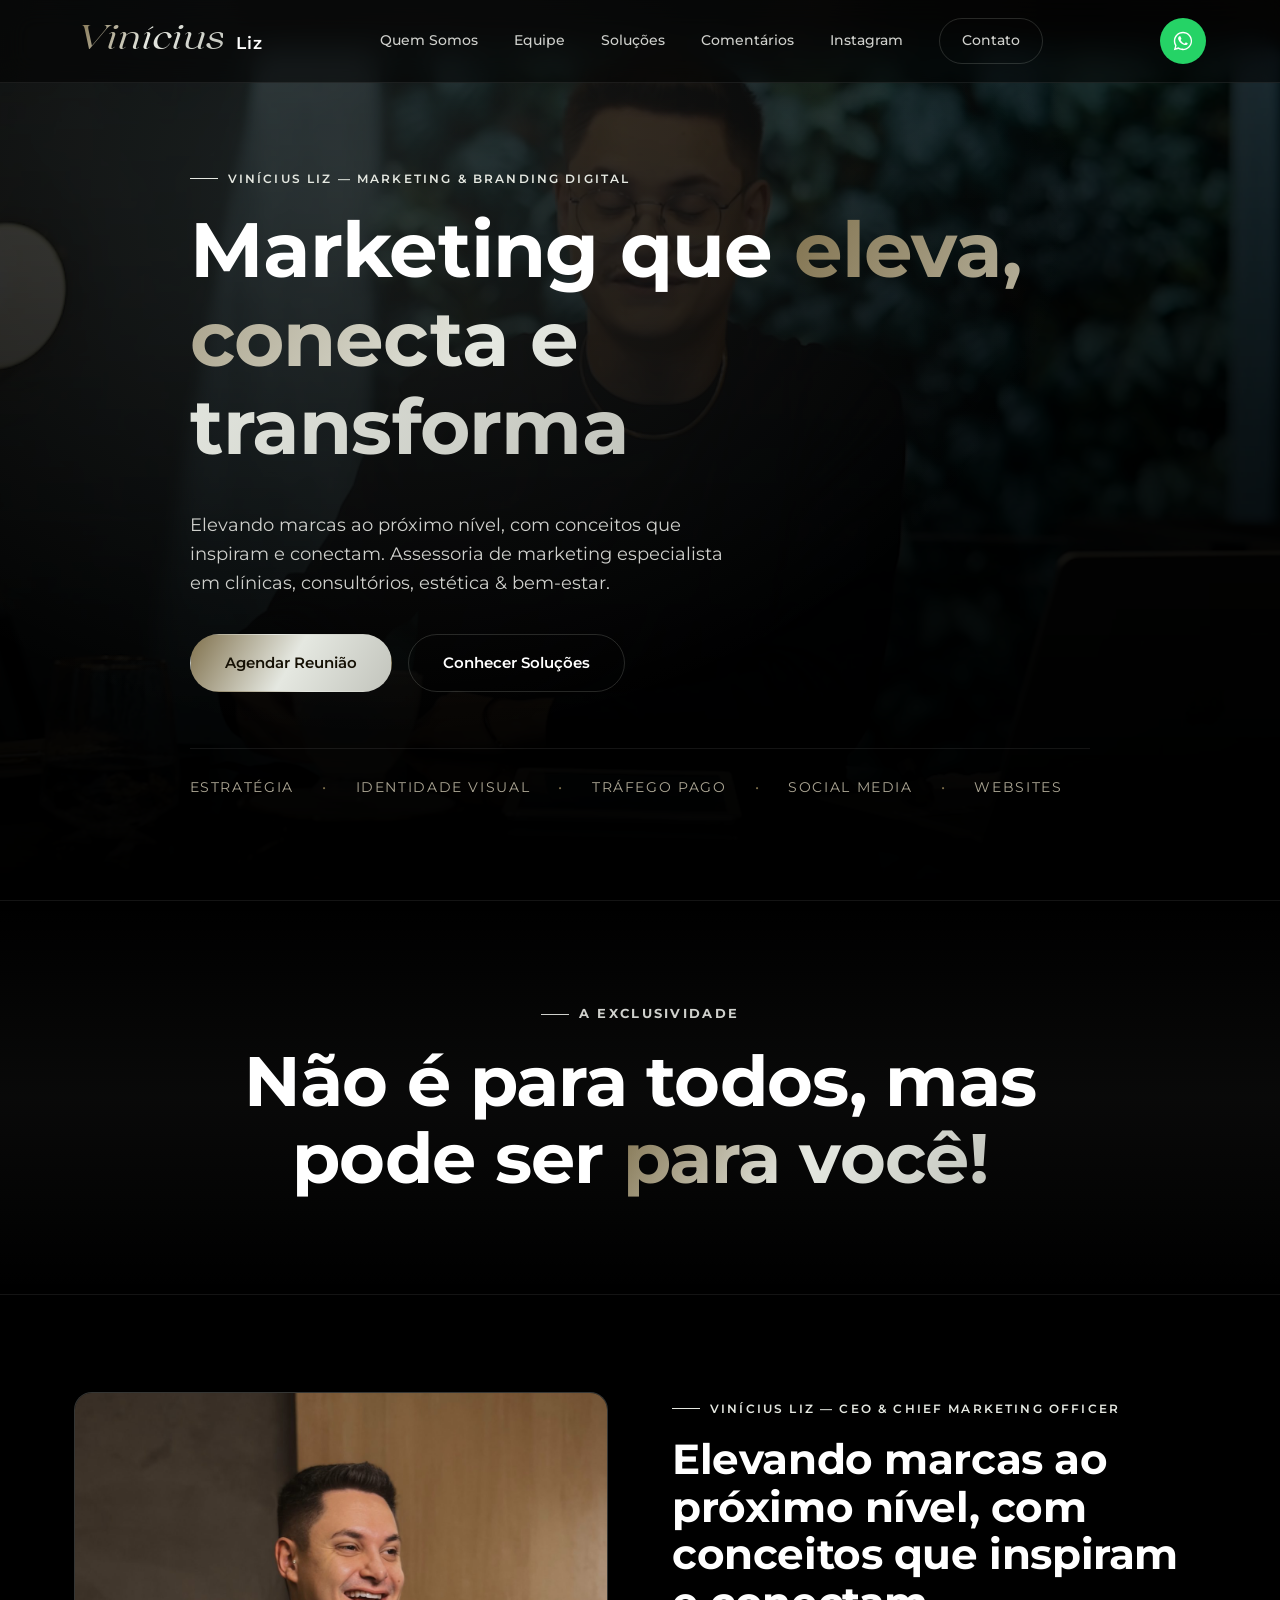
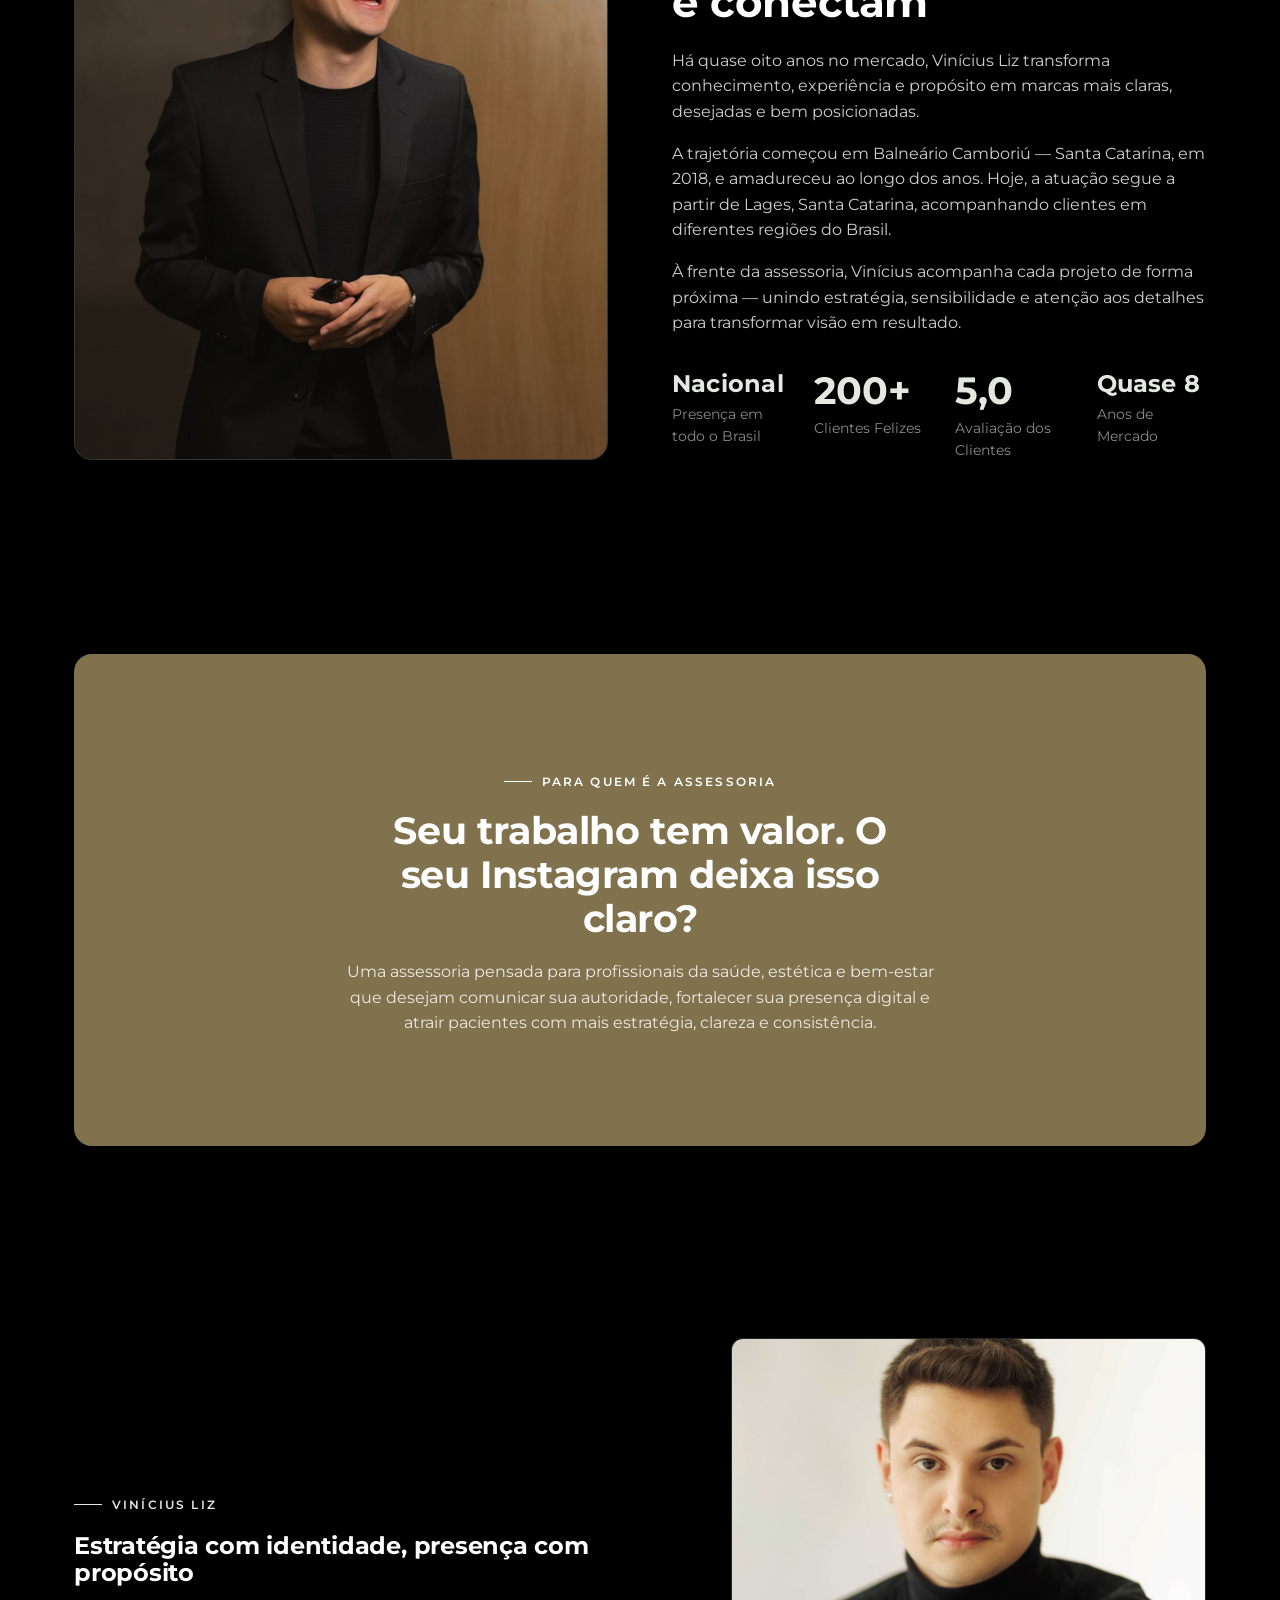
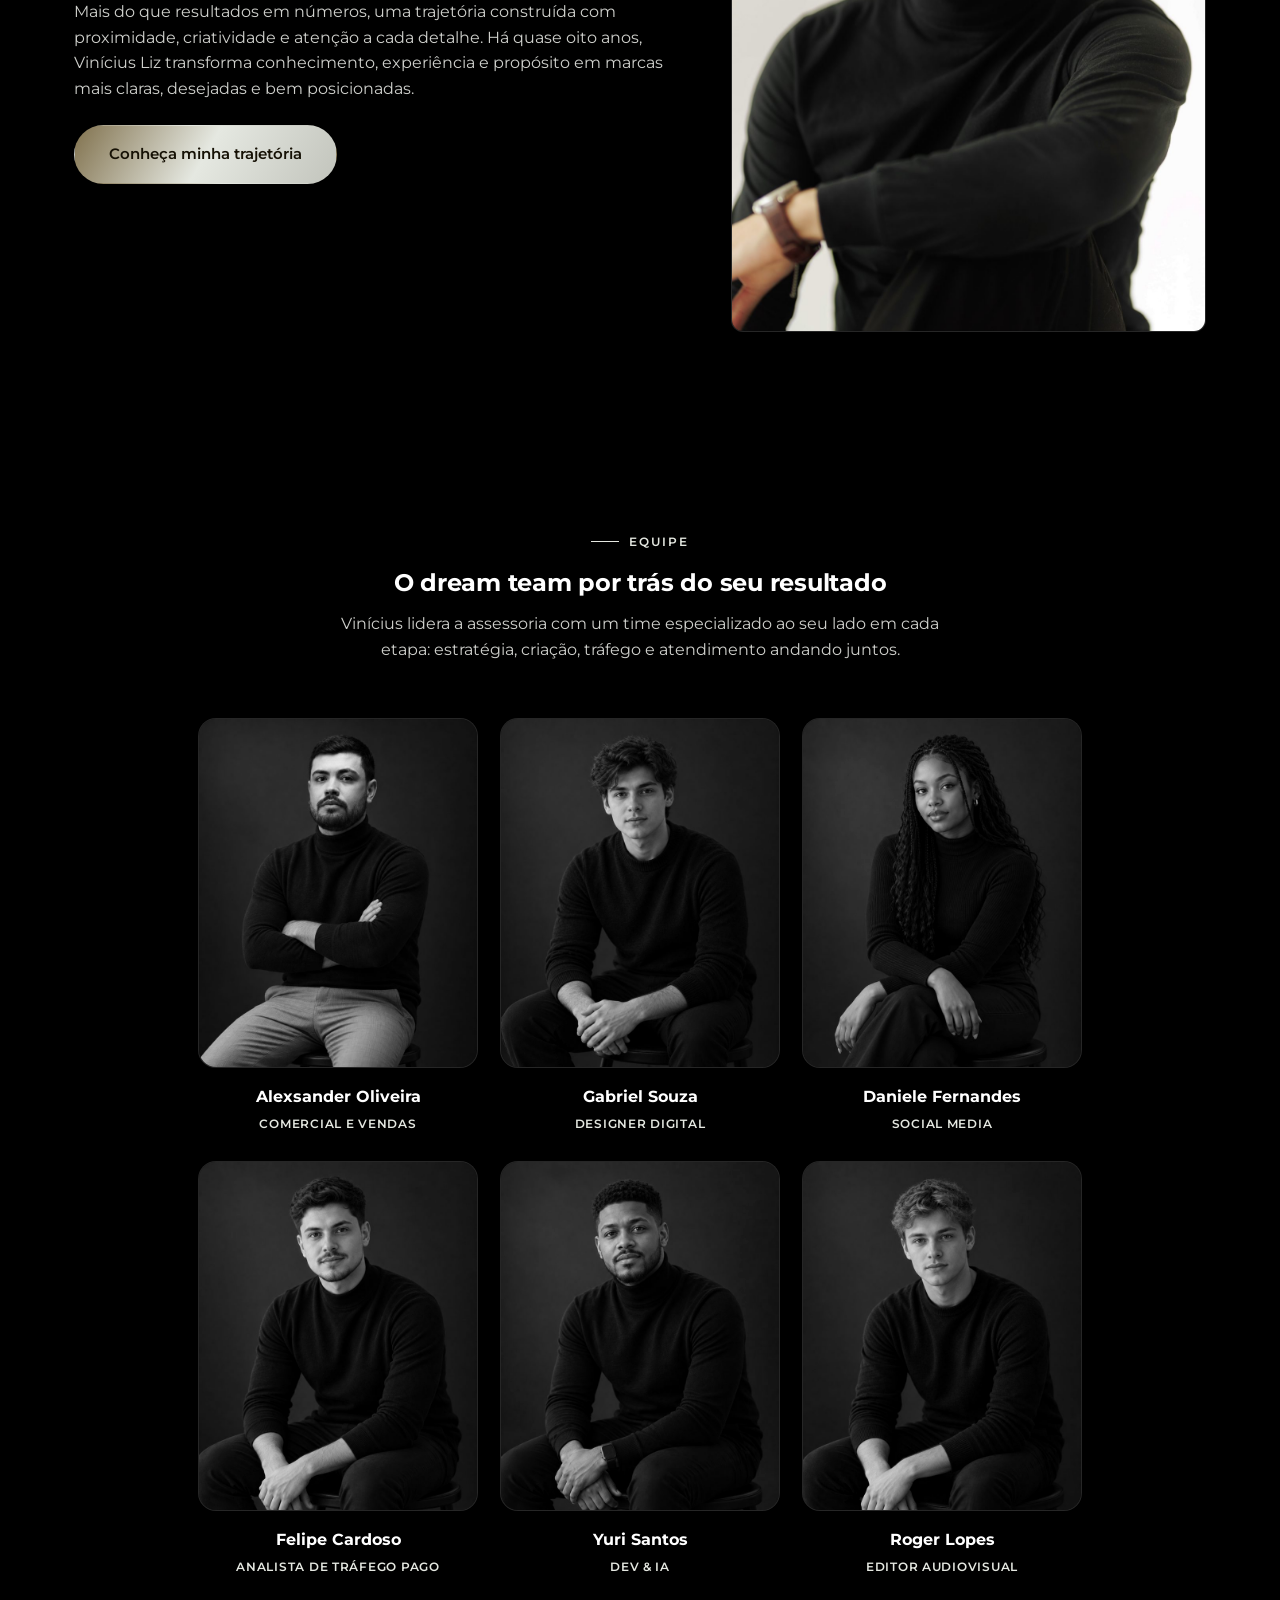
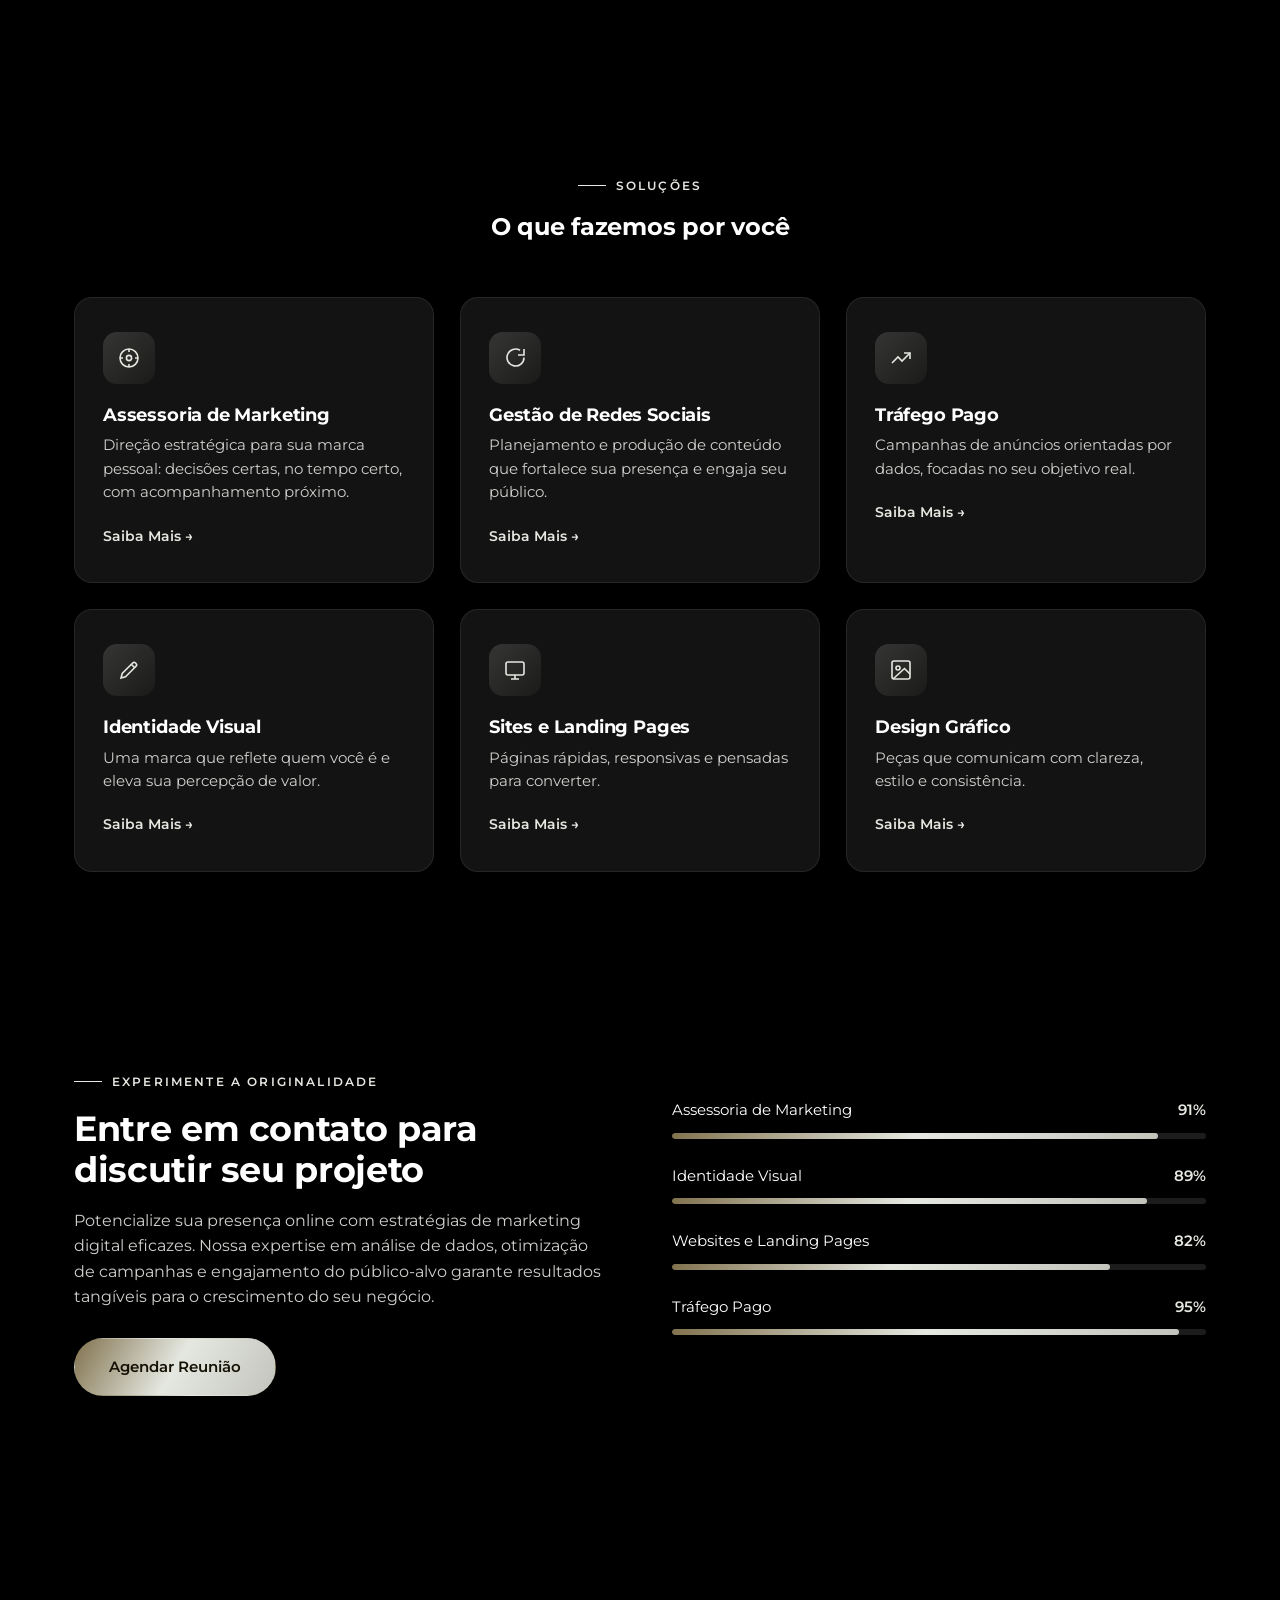
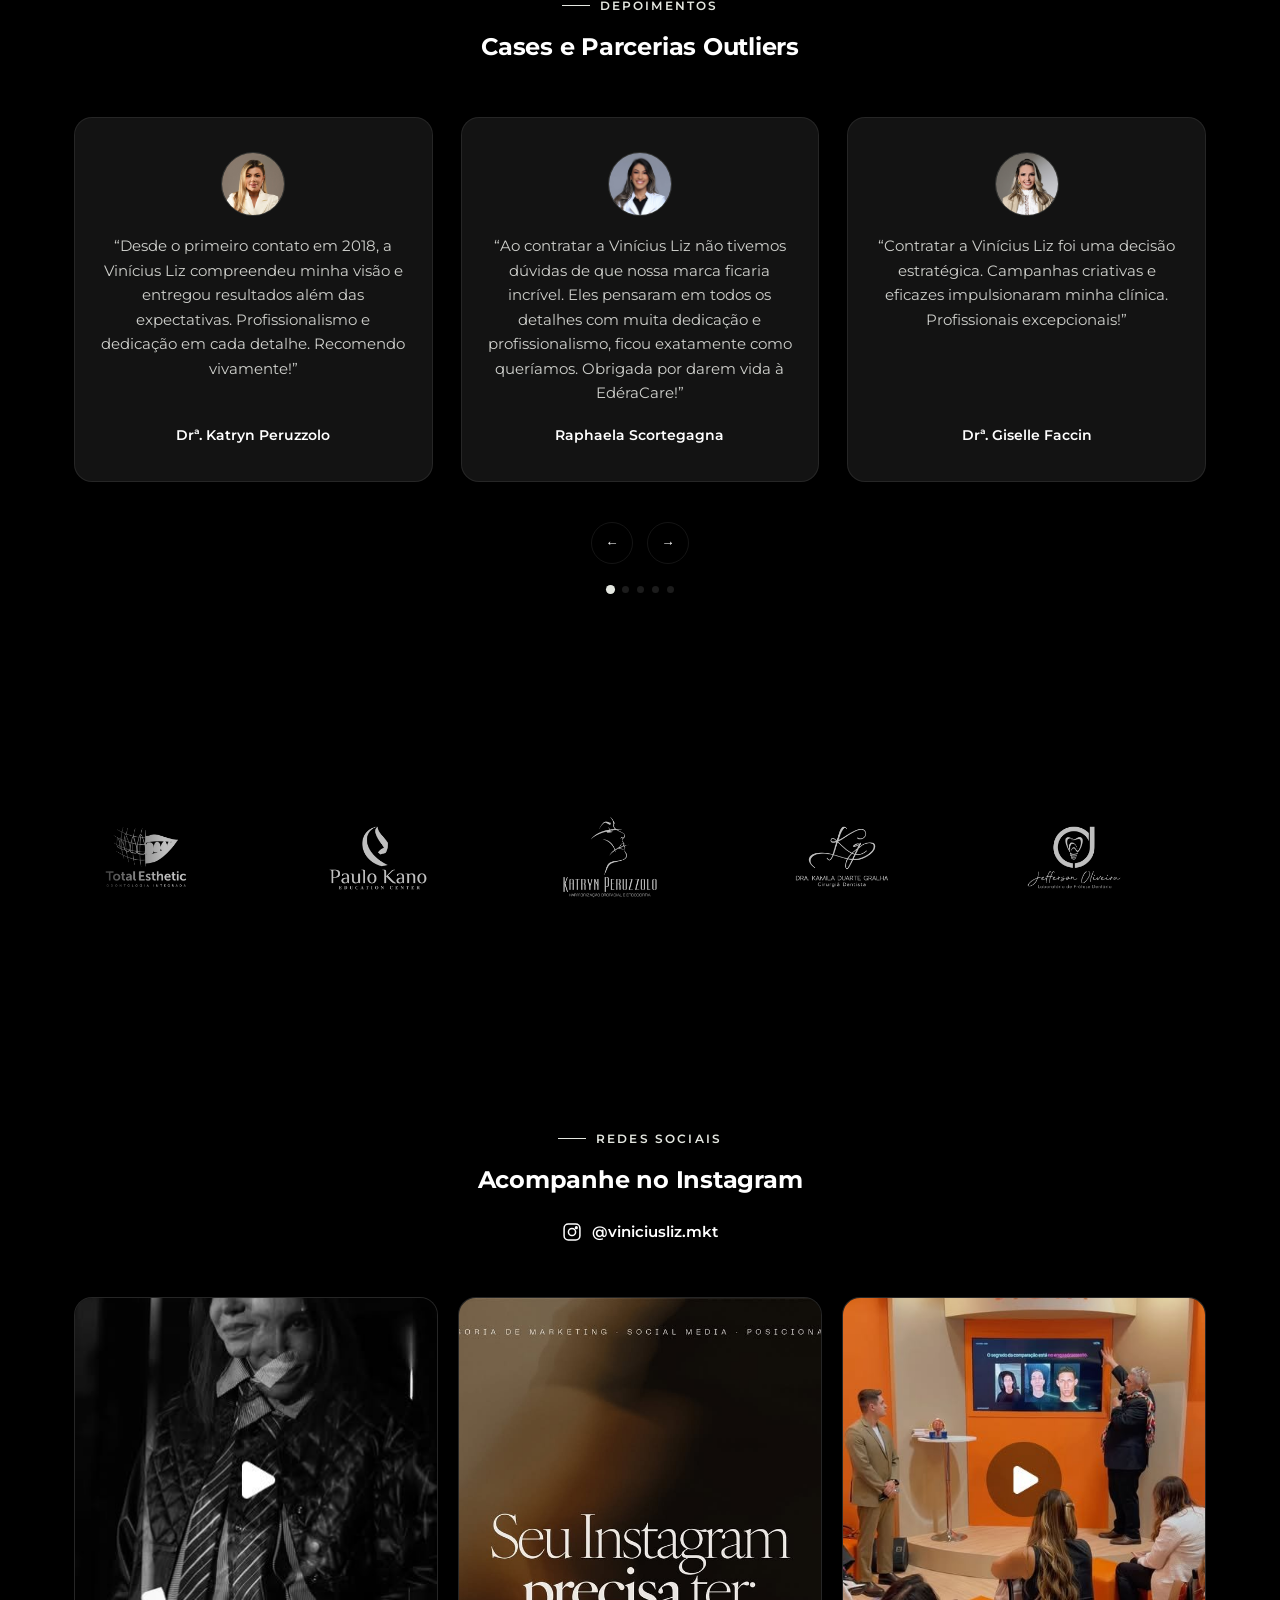
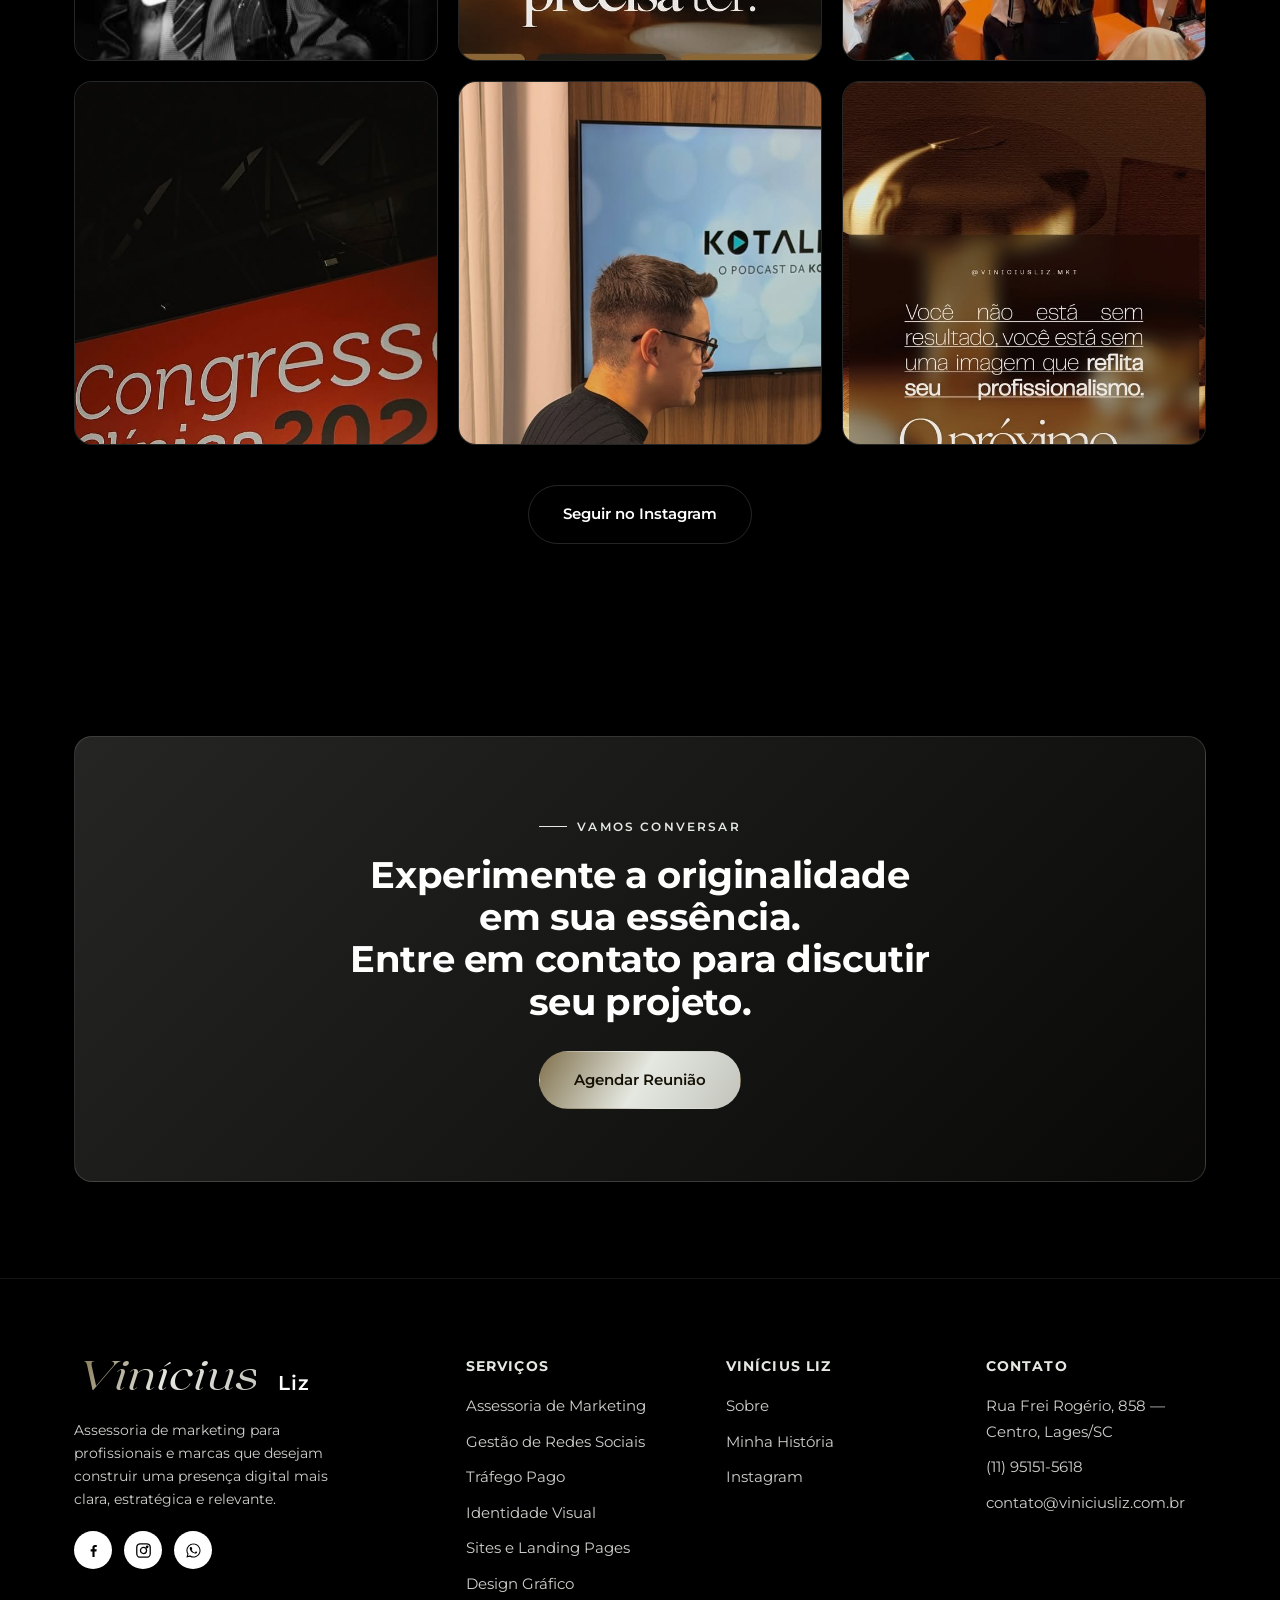
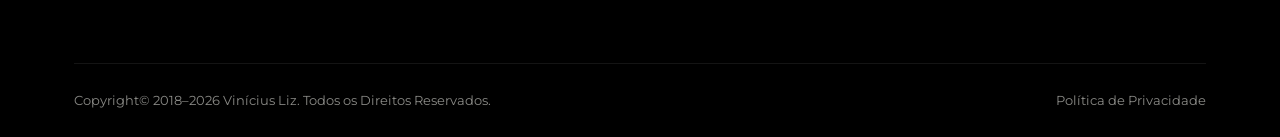
<file: index.html>
<!doctype html>
<html lang="pt-BR">
<head>
<meta charset="UTF-8">
<meta name="viewport" content="width=device-width, initial-scale=1">
<title>Vinícius Liz — Marketing &amp; Branding Digital</title>
<meta name="description" content="Boutique especialista em Gestão de Marketing para Clínicas, Consultórios, Estética &amp; Bem-estar. Estratégia, identidade visual e presença digital com excelência.">
<link rel="icon" href="/assets/brand/favicon-32.png" sizes="32x32">
<link rel="apple-touch-icon" href="/assets/brand/apple-touch-icon.png">
<link rel="preconnect" href="https://fonts.googleapis.com">
<link rel="preconnect" href="https://fonts.gstatic.com" crossorigin>
<link href="https://fonts.googleapis.com/css2?family=Montserrat:wght@400;500;600;700;800&display=swap" rel="stylesheet">
<link rel="stylesheet" href="/css/style.css">
</head>
<body>

<header class="site-header">
  <div class="container">
    <a href="/" class="brand">
      <span class="brand-script">Vinícius</span><span class="brand-sans">Liz</span>
    </a>
    <nav class="nav-links" id="navLinks">
      <a href="#quem-somos">Quem Somos</a>
      <a href="#equipe">Equipe</a>
      <a href="#solucoes">Soluções</a>
      <a href="#comentarios">Comentários</a>
      <a href="#noticias">Instagram</a>
      <a href="#contato" class="btn btn-outline" style="padding:10px 22px;">Contato</a>
    </nav>
    <div class="header-actions">
      <a class="whatsapp-fab" href="https://wa.me/5511951515618" target="_blank" rel="noopener" aria-label="WhatsApp">
        <svg viewBox="0 0 24 24" fill="currentColor"><path d="M17.5 14.4c-.3-.1-1.7-.8-2-.9-.3-.1-.5-.1-.6.1-.2.3-.7.9-.9 1.1-.1.2-.3.2-.6.1-.3-.1-1.2-.5-2.3-1.5-.9-.8-1.4-1.7-1.6-2-.2-.3 0-.5.1-.6.1-.1.3-.3.4-.5.1-.1.2-.3.2-.4.1-.2 0-.3 0-.5-.1-.1-.6-1.5-.8-2-.2-.5-.4-.4-.6-.4h-.5c-.2 0-.5.1-.7.3-.2.3-.9.9-.9 2.1 0 1.2.9 2.4 1 2.6.1.2 1.8 2.8 4.4 3.8.6.3 1.1.4 1.5.6.6.2 1.2.2 1.6.1.5-.1 1.5-.6 1.7-1.2.2-.6.2-1.1.2-1.2-.1-.1-.3-.2-.6-.3z"/><path d="M12 2C6.5 2 2 6.5 2 12c0 1.8.5 3.6 1.4 5.1L2 22l5-1.3c1.4.8 3.1 1.3 4.9 1.3 5.5 0 10-4.5 10-10S17.5 2 12 2zm0 18.3c-1.6 0-3.2-.4-4.5-1.3l-.3-.2-3 .8.8-2.9-.2-.3C3.9 15.1 3.5 13.6 3.5 12c0-4.7 3.8-8.5 8.5-8.5s8.5 3.8 8.5 8.5-3.8 8.5-8.5 8.5z"/></svg>
      </a>
      <button class="nav-toggle" id="navToggle" aria-label="Menu">☰</button>
    </div>
  </div>
</header>

<!-- HERO -->
<section class="hero">
  <video autoplay muted loop playsinline poster="/assets/uploads/2024/06/IMG_LZ-1536x1075.avif">
    <source src="/assets/uploads/2024/06/Institucional-Vinicius.webm" type="video/webm">
  </video>
  <div class="container">
    <div class="eyebrow reveal">Vinícius Liz — Marketing &amp; Branding Digital</div>
    <h1 class="reveal">Marketing que <span class="gold-text">eleva, conecta e transforma</span></h1>
    <p class="lead reveal">Elevando marcas ao próximo nível, com conceitos que inspiram e conectam. Assessoria de marketing especialista em clínicas, consultórios, estética &amp; bem-estar.</p>
    <div class="hero-cta reveal">
      <a href="#contato" class="btn btn-gold">Agendar Reunião</a>
      <a href="#solucoes" class="btn btn-outline">Conhecer Soluções</a>
    </div>
    <div class="hero-tagline-strip reveal">
      <span>Estratégia</span><span>Identidade Visual</span><span>Tráfego Pago</span><span>Social Media</span><span>Websites</span>
    </div>
  </div>
</section>

<!-- EXCLUSIVIDADE -->
<section class="exclusive">
  <div class="container">
    <div class="eyebrow" style="justify-content:center;">A exclusividade</div>
    <h2 class="reveal">Não é para todos, mas<br>pode ser <span class="gold-text">para você!</span></h2>
  </div>
</section>

<!-- QUEM SOMOS -->
<section id="quem-somos">
  <div class="container about">
    <div class="about-media reveal">
      <img src="/assets/uploads/2026/09/vinicius-01-blazer-preto.jpg" alt="Vinícius Liz" loading="lazy">
    </div>
    <div class="reveal">
      <div class="eyebrow">Vinícius Liz — CEO &amp; Chief Marketing Officer</div>
      <h2>Elevando marcas ao próximo nível, com conceitos que inspiram e conectam</h2>
      <p>Há quase oito anos no mercado, Vinícius Liz transforma conhecimento, experiência e propósito em marcas mais claras, desejadas e bem posicionadas.</p>
      <p>A trajetória começou em Balneário Camboriú — Santa Catarina, em 2018, e amadureceu ao longo dos anos. Hoje, a atuação segue a partir de Lages, Santa Catarina, acompanhando clientes em diferentes regiões do Brasil.</p>
      <p>À frente da assessoria, Vinícius acompanha cada projeto de forma próxima — unindo estratégia, sensibilidade e atenção aos detalhes para transformar visão em resultado.</p>
      <div class="stat-row">
        <div class="stat"><div class="num num-text">Nacional</div><div class="label">Presença em todo o Brasil</div></div>
        <div class="stat"><div class="num"><span class="counter" data-to="200" data-suffix="+">0</span></div><div class="label">Clientes Felizes</div></div>
        <div class="stat"><div class="num"><span class="counter" data-to="5" data-decimals="1" data-suffix="">0</span></div><div class="label">Avaliação dos Clientes</div></div>
        <div class="stat"><div class="num num-text">Quase 8</div><div class="label">Anos de Mercado</div></div>
      </div>
    </div>
  </div>
</section>

<!-- PERFIL DE CLIENTES -->
<section>
  <div class="container">
    <div class="profile-section reveal">
      <div class="container">
        <div class="eyebrow" style="justify-content:center;">Para quem é a assessoria</div>
        <h2>Seu trabalho tem valor. O seu Instagram deixa isso claro?</h2>
        <p style="max-width:56ch;margin:18px auto 0;">Uma assessoria pensada para profissionais da saúde, estética e bem-estar que desejam comunicar sua autoridade, fortalecer sua presença digital e atrair pacientes com mais estratégia, clareza e consistência.</p>
      </div>
    </div>
  </div>
</section>

<!-- PRESENÇA / EDITORIAL -->
<section>
  <div class="container about-editorial">
    <div class="about-editorial-media reveal">
      <img src="/assets/uploads/2026/09/vinicius-05-gola-alta.jpg" alt="Vinícius Liz" loading="lazy">
    </div>
    <div class="reveal">
      <div class="eyebrow">Vinícius Liz</div>
      <h2>Estratégia com identidade, presença com propósito</h2>
      <p>Mais do que resultados em números, uma trajetória construída com proximidade, criatividade e atenção a cada detalhe. Há quase oito anos, Vinícius Liz transforma conhecimento, experiência e propósito em marcas mais claras, desejadas e bem posicionadas.</p>
      <a href="/viniciusliz/" class="btn btn-gold" style="margin-top:8px;">Conheça minha trajetória</a>
    </div>
  </div>
</section>

<!-- EQUIPE / DREAM TEAM -->
<section id="equipe">
  <div class="container">
    <div class="section-head center reveal">
      <div class="eyebrow" style="justify-content:center;">Equipe</div>
      <h2>O dream team por trás do seu resultado</h2>
      <p style="max-width:56ch;margin:14px auto 0;">Vinícius lidera a assessoria com um time especializado ao seu lado em cada etapa: estratégia, criação, tráfego e atendimento andando juntos.</p>
    </div>
    <div class="team-grid">
      <div class="team-card reveal">
        <div class="team-photo"><img src="/assets/uploads/2026/09/equipe/equipe-alexsander-oliveira.jpg" alt="Alexsander Oliveira" loading="lazy"></div>
        <div class="team-name">Alexsander Oliveira</div>
        <div class="team-role">Comercial e Vendas</div>
      </div>
      <!-- oculto a pedido do cliente em 2026-09 — remover comentário para exibir de novo
      <div class="team-card reveal">
        <div class="team-photo"><img src="/assets/uploads/2026/09/equipe/equipe-dayane-costa.jpg" alt="Dayane Costa" loading="lazy"></div>
        <div class="team-name">Dayane Costa</div>
        <div class="team-role">Designer Digital</div>
      </div>
      -->
      <div class="team-card reveal">
        <div class="team-photo"><img src="/assets/uploads/2026/09/equipe/equipe-gabriel-souza.jpg" alt="Gabriel Souza" loading="lazy"></div>
        <div class="team-name">Gabriel Souza</div>
        <div class="team-role">Designer Digital</div>
      </div>
      <div class="team-card reveal">
        <div class="team-photo"><img src="/assets/uploads/2026/09/equipe/equipe-daniele-fernandes.jpg" alt="Daniele Fernandes" loading="lazy"></div>
        <div class="team-name">Daniele Fernandes</div>
        <div class="team-role">Social Media</div>
      </div>
      <!-- oculto a pedido do cliente em 2026-09 — remover comentário para exibir de novo
      <div class="team-card reveal">
        <div class="team-photo"><img src="/assets/uploads/2026/09/equipe/equipe-guilherme-ferreira.jpg" alt="Guilherme Ferreira" loading="lazy"></div>
        <div class="team-name">Guilherme Ferreira</div>
        <div class="team-role">Social Media</div>
      </div>
      -->
      <!-- oculto a pedido do cliente em 2026-09 — remover comentário para exibir de novo
      <div class="team-card reveal">
        <div class="team-photo"><img src="/assets/uploads/2026/09/equipe/equipe-ana-paula-soares.jpg" alt="Ana Paula Soares" loading="lazy"></div>
        <div class="team-name">Ana Paula Soares</div>
        <div class="team-role">Financeiro</div>
      </div>
      -->
      <div class="team-card reveal">
        <div class="team-photo"><img src="/assets/uploads/2026/09/equipe/equipe-felipe-cardoso.jpg" alt="Felipe Cardoso" loading="lazy"></div>
        <div class="team-name">Felipe Cardoso</div>
        <div class="team-role">Analista de Tráfego Pago</div>
      </div>
      <div class="team-card reveal">
        <div class="team-photo"><img src="/assets/uploads/2026/09/equipe/equipe-yuri-santos.jpg" alt="Yuri Santos" loading="lazy"></div>
        <div class="team-name">Yuri Santos</div>
        <div class="team-role">Dev &amp; IA</div>
      </div>
      <div class="team-card reveal">
        <div class="team-photo"><img src="/assets/uploads/2026/09/equipe/equipe-roger-lopes.jpg" alt="Roger Lopes" loading="lazy"></div>
        <div class="team-name">Roger Lopes</div>
        <div class="team-role">Editor Audiovisual</div>
      </div>
      <!-- oculto a pedido do cliente em 2026-09 — remover comentário para exibir de novo
      <div class="team-card reveal">
        <div class="team-photo"><img src="/assets/uploads/2026/09/equipe/equipe-suzana-fonseca.jpg" alt="Suzana Fonseca" loading="lazy"></div>
        <div class="team-name">Suzana Fonseca</div>
        <div class="team-role">Administrativo</div>
      </div>
      -->
    </div>
  </div>
</section>

<!-- SOLUÇÕES / SERVIÇOS -->
<section id="solucoes">
  <div class="container">
    <div class="section-head center reveal">
      <div class="eyebrow" style="justify-content:center;">Soluções</div>
      <h2>O que fazemos por você</h2>
    </div>
    <div class="services-grid">
      <div class="service-card featured reveal">
        <div class="service-icon"><svg viewBox="0 0 24 24" fill="none" stroke="currentColor" stroke-width="1.6"><circle cx="12" cy="12" r="9"/><circle cx="12" cy="12" r="2.6"/><path d="M12 3v3M12 18v3M3 12h3M18 12h3"/></svg></div>
        <h3>Assessoria de Marketing</h3>
        <p>Direção estratégica para sua marca pessoal: decisões certas, no tempo certo, com acompanhamento próximo.</p>
        <a class="more" href="#contato">Saiba Mais →</a>
      </div>
      <div class="service-card reveal">
        <div class="service-icon"><svg viewBox="0 0 24 24" fill="none" stroke="currentColor" stroke-width="1.6"><path d="M21 11.5a8.5 8.5 0 1 1-4-7.2"/><path d="M21 3v6h-6"/></svg></div>
        <h3>Gestão de Redes Sociais</h3>
        <p>Planejamento e produção de conteúdo que fortalece sua presença e engaja seu público.</p>
        <a class="more" href="#contato">Saiba Mais →</a>
      </div>
      <div class="service-card reveal">
        <div class="service-icon"><svg viewBox="0 0 24 24" fill="none" stroke="currentColor" stroke-width="1.6"><path d="M3 17l6-6 4 4 8-8"/><path d="M15 7h6v6"/></svg></div>
        <h3>Tráfego Pago</h3>
        <p>Campanhas de anúncios orientadas por dados, focadas no seu objetivo real.</p>
        <a class="more" href="#contato">Saiba Mais →</a>
      </div>
      <div class="service-card reveal">
        <div class="service-icon"><svg viewBox="0 0 24 24" fill="none" stroke="currentColor" stroke-width="1.6"><path d="M4 20l4.5-1.2L19 8.3a2 2 0 0 0 0-2.8l-.5-.5a2 2 0 0 0-2.8 0L5.2 15.5 4 20z"/><path d="M14 6l4 4"/></svg></div>
        <h3>Identidade Visual</h3>
        <p>Uma marca que reflete quem você é e eleva sua percepção de valor.</p>
        <a class="more" href="#contato">Saiba Mais →</a>
      </div>
      <div class="service-card reveal">
        <div class="service-icon"><svg viewBox="0 0 24 24" fill="none" stroke="currentColor" stroke-width="1.6"><rect x="3" y="4" width="18" height="13" rx="2"/><path d="M8 21h8M12 17v4"/></svg></div>
        <h3>Sites e Landing Pages</h3>
        <p>Páginas rápidas, responsivas e pensadas para converter.</p>
        <a class="more" href="#contato">Saiba Mais →</a>
      </div>
      <div class="service-card reveal">
        <div class="service-icon"><svg viewBox="0 0 24 24" fill="none" stroke="currentColor" stroke-width="1.6"><rect x="3" y="3" width="18" height="18" rx="2"/><circle cx="9" cy="10" r="2"/><path d="M21 16l-5.5-5.5L4 21"/></svg></div>
        <h3>Design Gráfico</h3>
        <p>Peças que comunicam com clareza, estilo e consistência.</p>
        <a class="more" href="#contato">Saiba Mais →</a>
      </div>
    </div>
  </div>
</section>

<!-- EXPERTISE / SKILLS -->
<section>
  <div class="container skills-wrap">
    <div class="reveal">
      <div class="eyebrow">Experimente a originalidade</div>
      <h2 style="font-size:clamp(1.6rem,3vw,2.2rem);">Entre em contato para discutir seu projeto</h2>
      <p>Potencialize sua presença online com estratégias de marketing digital eficazes. Nossa expertise em análise de dados, otimização de campanhas e engajamento do público-alvo garante resultados tangíveis para o crescimento do seu negócio.</p>
      <a href="#contato" class="btn btn-gold" style="margin-top:12px;">Agendar Reunião</a>
    </div>
    <div class="reveal">
      <div class="skill">
        <div class="skill-top"><span>Assessoria de Marketing</span><span class="pct">91%</span></div>
        <div class="skill-track"><div class="skill-fill" data-pct="91"></div></div>
      </div>
      <div class="skill">
        <div class="skill-top"><span>Identidade Visual</span><span class="pct">89%</span></div>
        <div class="skill-track"><div class="skill-fill" data-pct="89"></div></div>
      </div>
      <div class="skill">
        <div class="skill-top"><span>Websites e Landing Pages</span><span class="pct">82%</span></div>
        <div class="skill-track"><div class="skill-fill" data-pct="82"></div></div>
      </div>
      <div class="skill">
        <div class="skill-top"><span>Tráfego Pago</span><span class="pct">95%</span></div>
        <div class="skill-track"><div class="skill-fill" data-pct="95"></div></div>
      </div>
    </div>
  </div>
</section>

<!-- TESTIMONIALS -->
<section id="comentarios" class="testimonials">
  <div class="container">
    <div class="section-head center reveal">
      <div class="eyebrow" style="justify-content:center;">Depoimentos</div>
      <h2>Cases e Parcerias Outliers</h2>
    </div>
    <div class="t-viewport reveal">
      <div class="t-track">
        <div class="t-card">
          <img src="/assets/uploads/2024/03/Dra-Katryn.jpg" alt="Drª. Katryn Peruzzolo">
          <p class="t-quote">“Desde o primeiro contato em 2018, a Vinícius Liz compreendeu minha visão e entregou resultados além das expectativas. Profissionalismo e dedicação em cada detalhe. Recomendo vivamente!”</p>
          <span class="t-name">Drª. Katryn Peruzzolo</span>
        </div>
        <div class="t-card">
          <img src="/assets/uploads/2025/04/amostras-254-copiar.avif" alt="Raphaela Scortegagna">
          <p class="t-quote">“Ao contratar a Vinícius Liz não tivemos dúvidas de que nossa marca ficaria incrível. Eles pensaram em todos os detalhes com muita dedicação e profissionalismo, ficou exatamente como queríamos. Obrigada por darem vida à EdéraCare!”</p>
          <span class="t-name">Raphaela Scortegagna</span>
        </div>
        <div class="t-card">
          <img src="/assets/uploads/2024/03/Dra-Giselle-Faccin.jpg" alt="Drª. Giselle Faccin">
          <p class="t-quote">“Contratar a Vinícius Liz foi uma decisão estratégica. Campanhas criativas e eficazes impulsionaram minha clínica. Profissionais excepcionais!”</p>
          <span class="t-name">Drª. Giselle Faccin</span>
        </div>
        <div class="t-card">
          <img src="/assets/uploads/2024/03/Alessandra-Tonholo.jpg" alt="Alessandra Tonholo">
          <p class="t-quote">“A equipe foi ágil, profissional e sempre disposta a ir além para garantir o sucesso do projeto da minha marca NatuAle. Recomendo sem hesitar!”</p>
          <span class="t-name">Alessandra Tonholo</span>
        </div>
        <div class="t-card">
          <img src="/assets/uploads/2024/03/Dra-Sandra-Diez.jpg" alt="Drª. Sandra Sedrez">
          <p class="t-quote">“Experiência além das expectativas. Sua expertise e criatividade foram fundamentais para transformar nossa visão em realidade.”</p>
          <span class="t-name">Drª. Sandra Sedrez</span>
        </div>
        <div class="t-card">
          <img src="/assets/uploads/2024/03/Dra-Tatiane-Granzzoto.jpg" alt="Drª. Tatiana Granzotto">
          <p class="t-quote">“Trabalhar com a equipe da Vinícius Liz foi uma experiência incrível! Desde o primeiro contato, fui impressionada com a atenção aos detalhes, profissionalismo e dedicação em entender as necessidades da nossa clínica.”</p>
          <span class="t-name">Drª. Tatiana Granzotto</span>
        </div>
        <div class="t-card">
          <img src="/assets/uploads/2024/10/WhatsApp-Image-2024-10-20-at-14.41.20-jpeg-e1729448984580.avif" alt="Tatiane Duarte">
          <p class="t-quote">“Estou muito feliz com o resultado! Agradeço imensamente pelo trabalho impecável e todo o suporte. Fiquei encantada com o cuidado e dedicação de toda a equipe.”</p>
          <span class="t-name">Tatiane Duarte</span>
        </div>
      </div>
    </div>
    <div class="slider-nav">
      <button data-slider-prev aria-label="Anterior">←</button>
      <button data-slider-next aria-label="Próximo">→</button>
    </div>
    <div class="slider-dots"></div>
  </div>
</section>

<!-- LOGO MARQUEE -->
<section>
  <div class="container">
    <div class="logo-marquee reveal">
      <div class="logo-track">
        <img src="/assets/uploads/2024/02/0016_Logo-Total-Esthetic-Chapada-Branca.png" alt="">
        <img src="/assets/uploads/2024/02/0021_Logo-Paulo-Kano-Vertical.png" alt="">
        <img src="/assets/uploads/2024/02/0030_Logo-Katryn-Peruzzolo_Oficial-Vertical-Branca.png" alt="">
        <img src="/assets/uploads/2024/02/0031_Logo-Kamila-Gralha-Branco-copia.png" alt="">
        <img src="/assets/uploads/2024/02/0032_Logo-Jefferson-Oliveira-Oficial-Branca.png" alt="">
        <img src="/assets/uploads/2024/02/0033_Logo-Instituto-da-Face-Branco.png" alt="">
        <img src="/assets/uploads/2024/02/0034_Logo-Idealle-Vertical-Branco.png" alt="">
        <img src="/assets/uploads/2024/02/0039_Logo-Faciallis-Branco.png" alt="">
        <img src="/assets/uploads/2024/02/0041_Logo-Digilab_Branco.png" alt="">
        <img src="/assets/uploads/2024/02/0049_LOGO-BRANCA-PNG.png" alt="">
        <img src="/assets/uploads/2024/02/0050_LOGO-BRANCA-2.png" alt="">
        <img src="/assets/uploads/2024/02/0062_COI-Logo-Branca.png" alt="">
        <!-- repeat for seamless loop -->
        <img src="/assets/uploads/2024/02/0016_Logo-Total-Esthetic-Chapada-Branca.png" alt="">
        <img src="/assets/uploads/2024/02/0021_Logo-Paulo-Kano-Vertical.png" alt="">
        <img src="/assets/uploads/2024/02/0030_Logo-Katryn-Peruzzolo_Oficial-Vertical-Branca.png" alt="">
        <img src="/assets/uploads/2024/02/0031_Logo-Kamila-Gralha-Branco-copia.png" alt="">
        <img src="/assets/uploads/2024/02/0032_Logo-Jefferson-Oliveira-Oficial-Branca.png" alt="">
        <img src="/assets/uploads/2024/02/0033_Logo-Instituto-da-Face-Branco.png" alt="">
        <img src="/assets/uploads/2024/02/0034_Logo-Idealle-Vertical-Branco.png" alt="">
        <img src="/assets/uploads/2024/02/0039_Logo-Faciallis-Branco.png" alt="">
        <img src="/assets/uploads/2024/02/0041_Logo-Digilab_Branco.png" alt="">
        <img src="/assets/uploads/2024/02/0049_LOGO-BRANCA-PNG.png" alt="">
        <img src="/assets/uploads/2024/02/0050_LOGO-BRANCA-2.png" alt="">
        <img src="/assets/uploads/2024/02/0062_COI-Logo-Branca.png" alt="">
      </div>
    </div>
  </div>
</section>

<!-- INSTAGRAM -->
<section id="noticias">
  <div class="container">
    <div class="section-head center reveal">
      <div class="eyebrow" style="justify-content:center;">Redes Sociais</div>
      <h2>Acompanhe no Instagram</h2>
      <a class="insta-handle" href="https://www.instagram.com/viniciusliz.mkt/" target="_blank" rel="noopener">
        <svg viewBox="0 0 24 24" fill="none" stroke="currentColor" stroke-width="1.8"><rect x="2.5" y="2.5" width="19" height="19" rx="5"/><circle cx="12" cy="12" r="4.3"/><circle cx="17.2" cy="6.8" r="1"/></svg>
        @viniciusliz.mkt
      </a>
    </div>
    <div class="insta-grid">
      <a class="insta-card reveal" href="https://www.instagram.com/anielmusafotografo/reel/DW4o64jkfQh/" target="_blank" rel="noopener">
        <img src="/assets/uploads/2026/09/instagram/post1.jpg" alt="Post do Instagram de Vinícius Liz" loading="lazy">
        <span class="insta-overlay"><svg viewBox="0 0 24 24" fill="none" stroke="currentColor" stroke-width="1.8"><rect x="2.5" y="2.5" width="19" height="19" rx="5"/><circle cx="12" cy="12" r="4.3"/><circle cx="17.2" cy="6.8" r="1"/></svg> Ver post</span>
      </a>
      <a class="insta-card reveal" href="https://www.instagram.com/viniciusliz.mkt/p/DdCmpXezKU3/" target="_blank" rel="noopener">
        <img src="/assets/uploads/2026/09/instagram/post2.jpg" alt="Post do Instagram de Vinícius Liz" loading="lazy">
        <span class="insta-overlay"><svg viewBox="0 0 24 24" fill="none" stroke="currentColor" stroke-width="1.8"><rect x="2.5" y="2.5" width="19" height="19" rx="5"/><circle cx="12" cy="12" r="4.3"/><circle cx="17.2" cy="6.8" r="1"/></svg> Ver post</span>
      </a>
      <a class="insta-card reveal" href="https://www.instagram.com/viniciusliz.mkt/p/DY5ruvnDrmf/" target="_blank" rel="noopener">
        <img src="/assets/uploads/2026/09/instagram/post3.jpg" alt="Post do Instagram de Vinícius Liz" loading="lazy">
        <span class="insta-overlay"><svg viewBox="0 0 24 24" fill="none" stroke="currentColor" stroke-width="1.8"><rect x="2.5" y="2.5" width="19" height="19" rx="5"/><circle cx="12" cy="12" r="4.3"/><circle cx="17.2" cy="6.8" r="1"/></svg> Ver post</span>
      </a>
      <a class="insta-card reveal" href="https://www.instagram.com/viniciusliz.mkt/p/DJJvPSnOiNO/" target="_blank" rel="noopener">
        <img src="/assets/uploads/2026/09/instagram/post4.jpg" alt="Post do Instagram de Vinícius Liz" loading="lazy">
        <span class="insta-overlay"><svg viewBox="0 0 24 24" fill="none" stroke="currentColor" stroke-width="1.8"><rect x="2.5" y="2.5" width="19" height="19" rx="5"/><circle cx="12" cy="12" r="4.3"/><circle cx="17.2" cy="6.8" r="1"/></svg> Ver post</span>
      </a>
      <a class="insta-card reveal" href="https://www.instagram.com/viniciusliz.mkt/p/DVzHV2tjqDW/" target="_blank" rel="noopener">
        <img src="/assets/uploads/2026/09/instagram/post5.jpg" alt="Post do Instagram de Vinícius Liz" loading="lazy">
        <span class="insta-overlay"><svg viewBox="0 0 24 24" fill="none" stroke="currentColor" stroke-width="1.8"><rect x="2.5" y="2.5" width="19" height="19" rx="5"/><circle cx="12" cy="12" r="4.3"/><circle cx="17.2" cy="6.8" r="1"/></svg> Ver post</span>
      </a>
      <a class="insta-card reveal" href="https://www.instagram.com/viniciusliz.mkt/p/DctWeKKO_8V/" target="_blank" rel="noopener">
        <img src="/assets/uploads/2026/09/instagram/post6.jpg" alt="Post do Instagram de Vinícius Liz" loading="lazy">
        <span class="insta-overlay"><svg viewBox="0 0 24 24" fill="none" stroke="currentColor" stroke-width="1.8"><rect x="2.5" y="2.5" width="19" height="19" rx="5"/><circle cx="12" cy="12" r="4.3"/><circle cx="17.2" cy="6.8" r="1"/></svg> Ver post</span>
      </a>
    </div>
    <div class="insta-cta reveal">
      <a href="https://www.instagram.com/viniciusliz.mkt/" target="_blank" rel="noopener" class="btn btn-outline">Seguir no Instagram</a>
    </div>
  </div>
</section>

<!-- CTA -->
<section id="contato">
  <div class="container">
    <div class="cta-band reveal">
      <div class="eyebrow" style="justify-content:center;">Vamos conversar</div>
      <h2>Experimente a originalidade em sua essência.<br>Entre em contato para discutir seu projeto.</h2>
      <a href="https://wa.me/5511951515618" target="_blank" rel="noopener" class="btn btn-gold">Agendar Reunião</a>
    </div>
  </div>
</section>

<footer class="site-footer">
  <div class="container">
    <div class="footer-grid">
      <div class="footer-brand">
        <div class="brand"><span class="brand-script">Vinícius</span><span class="brand-sans">Liz</span></div>
        <p>Assessoria de marketing para profissionais e marcas que desejam construir uma presença digital mais clara, estratégica e relevante.</p>
        <div class="social-row">
          <a href="https://www.facebook.com/people/Impero-Digital/61577204451872/" target="_blank" rel="noopener" aria-label="Facebook"><svg viewBox="0 0 24 24" fill="currentColor"><path d="M13.5 21v-7.6h2.6l.4-3h-3v-1.9c0-.87.24-1.46 1.5-1.46h1.6V4.35C15.9 4.24 15 4.17 14 4.17c-2.1 0-3.5 1.28-3.5 3.63v2.6H8v3h2.5V21h3z"/></svg></a>
          <a href="https://www.instagram.com/viniciusliz.mkt/" target="_blank" rel="noopener" aria-label="Instagram"><svg viewBox="0 0 24 24" fill="none" stroke="currentColor" stroke-width="1.8"><rect x="2.5" y="2.5" width="19" height="19" rx="5"/><circle cx="12" cy="12" r="4.3"/><circle cx="17.2" cy="6.8" r="1"/></svg></a>
          <a href="https://wa.me/5511951515618" target="_blank" rel="noopener" aria-label="WhatsApp"><svg viewBox="0 0 24 24" fill="currentColor"><path d="M17.5 14.4c-.3-.1-1.7-.8-2-.9-.3-.1-.5-.1-.6.1-.2.3-.7.9-.9 1.1-.1.2-.3.2-.6.1-.3-.1-1.2-.5-2.3-1.5-.9-.8-1.4-1.7-1.6-2-.2-.3 0-.5.1-.6.1-.1.3-.3.4-.5.1-.1.2-.3.2-.4.1-.2 0-.3 0-.5-.1-.1-.6-1.5-.8-2-.2-.5-.4-.4-.6-.4h-.5c-.2 0-.5.1-.7.3-.2.3-.9.9-.9 2.1 0 1.2.9 2.4 1 2.6.1.2 1.8 2.8 4.4 3.8.6.3 1.1.4 1.5.6.6.2 1.2.2 1.6.1.5-.1 1.5-.6 1.7-1.2.2-.6.2-1.1.2-1.2-.1-.1-.3-.2-.6-.3z"/><path d="M12 2C6.5 2 2 6.5 2 12c0 1.8.5 3.6 1.4 5.1L2 22l5-1.3c1.4.8 3.1 1.3 4.9 1.3 5.5 0 10-4.5 10-10S17.5 2 12 2zm0 18.3c-1.6 0-3.2-.4-4.5-1.3l-.3-.2-3 .8.8-2.9-.2-.3C3.9 15.1 3.5 13.6 3.5 12c0-4.7 3.8-8.5 8.5-8.5s8.5 3.8 8.5 8.5-3.8 8.5-8.5 8.5z"/></svg></a>
        </div>
      </div>
      <div>
        <h4>Serviços</h4>
        <ul>
          <li><a href="#solucoes">Assessoria de Marketing</a></li>
          <li><a href="#solucoes">Gestão de Redes Sociais</a></li>
          <li><a href="#solucoes">Tráfego Pago</a></li>
          <li><a href="#solucoes">Identidade Visual</a></li>
          <li><a href="#solucoes">Sites e Landing Pages</a></li>
          <li><a href="#solucoes">Design Gráfico</a></li>
        </ul>
      </div>
      <div>
        <h4>Vinícius Liz</h4>
        <ul>
          <li><a href="#quem-somos">Sobre</a></li>
          <li><a href="/viniciusliz/">Minha História</a></li>
          <li><a href="#noticias">Instagram</a></li>
        </ul>
      </div>
      <div>
        <h4>Contato</h4>
        <ul>
          <li><a href="https://www.google.com/maps/search/?api=1&query=Rua+Frei+Rog%C3%A9rio%2C+858+-+Centro%2C+Lages%2FSC" target="_blank" rel="noopener">Rua Frei Rogério, 858 — Centro, Lages/SC</a></li>
          <li><a href="https://wa.me/5511951515618" target="_blank" rel="noopener">(11) 95151-5618</a></li>
          <li><a href="mailto:contato@viniciusliz.com.br">contato@viniciusliz.com.br</a></li>
        </ul>
      </div>
    </div>
    <div class="footer-bottom">
      <span>Copyright© 2018–2026 Vinícius Liz. Todos os Direitos Reservados.</span>
      <div class="legal-links">
        <a href="/politica-de-privacidade/">Política de Privacidade</a>
      </div>
    </div>
  </div>
</footer>

<script src="/js/main.js"></script>
</body>
</html>
</file>
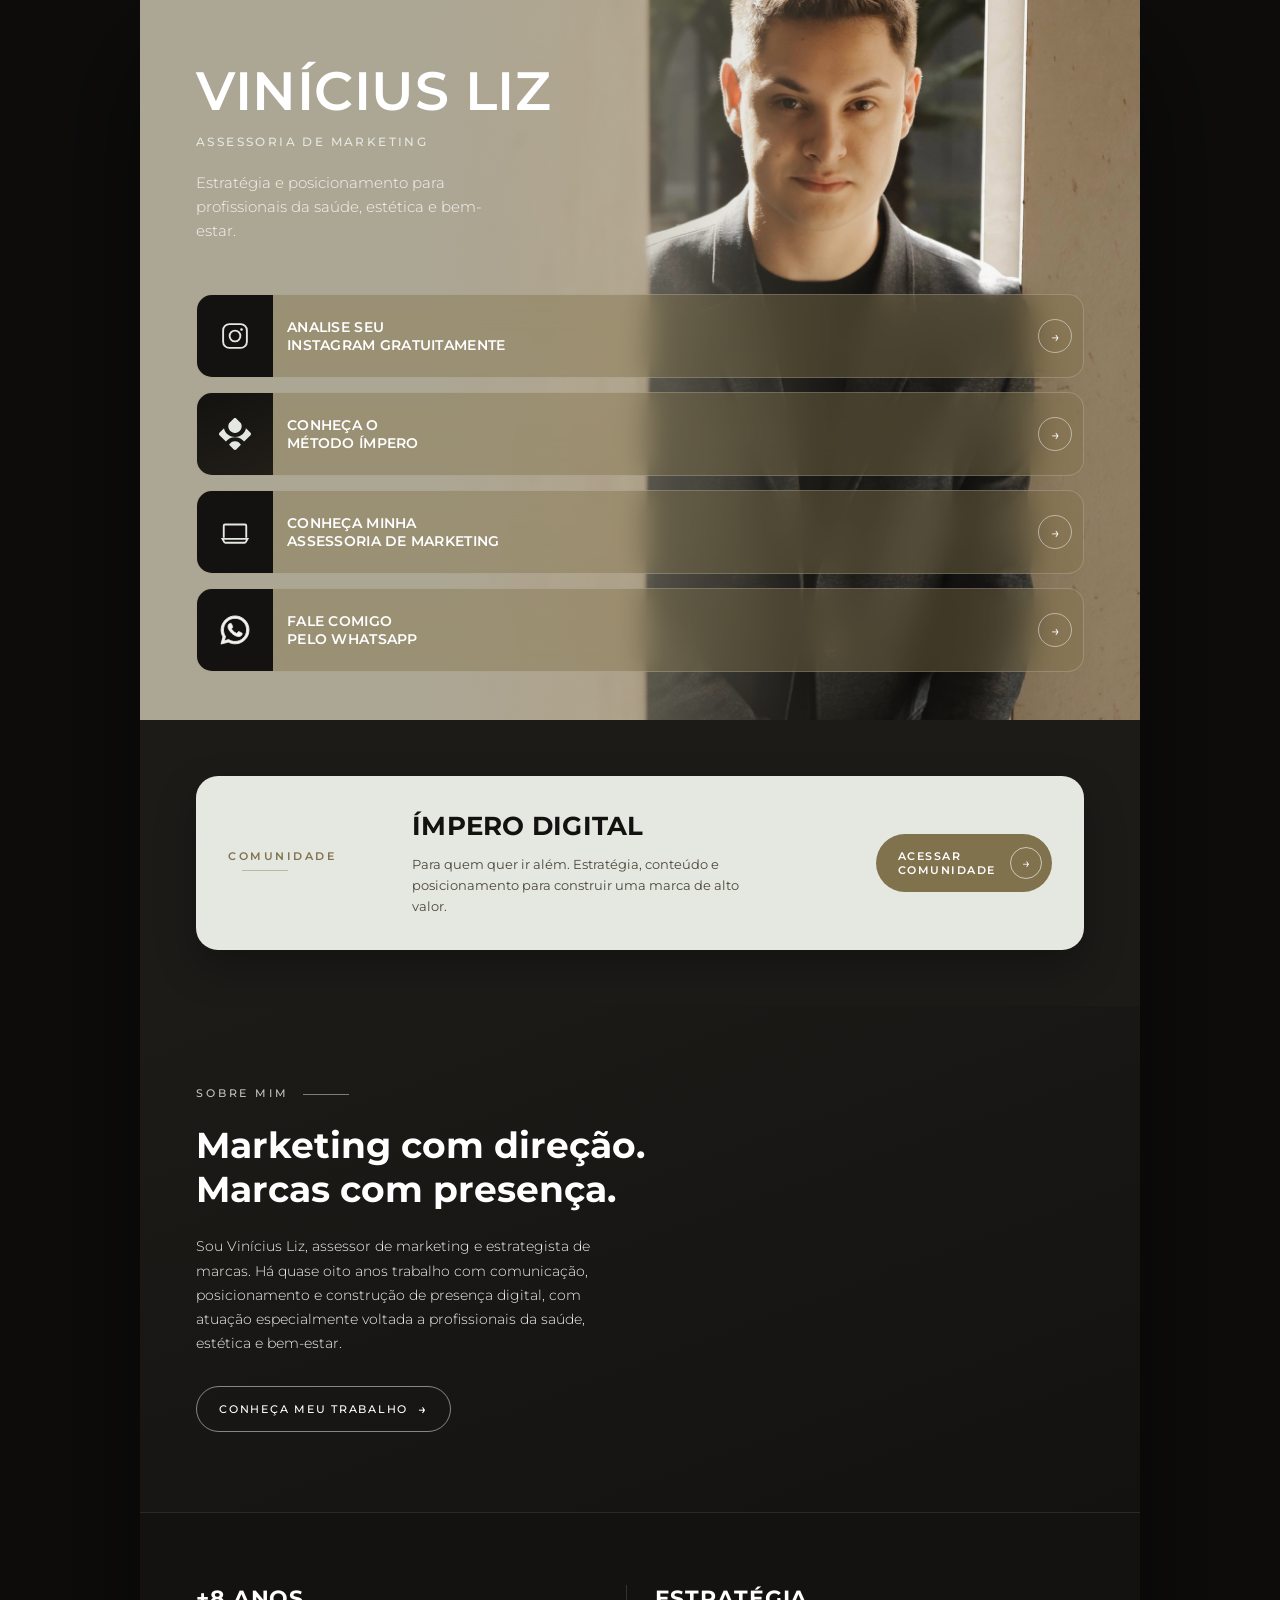
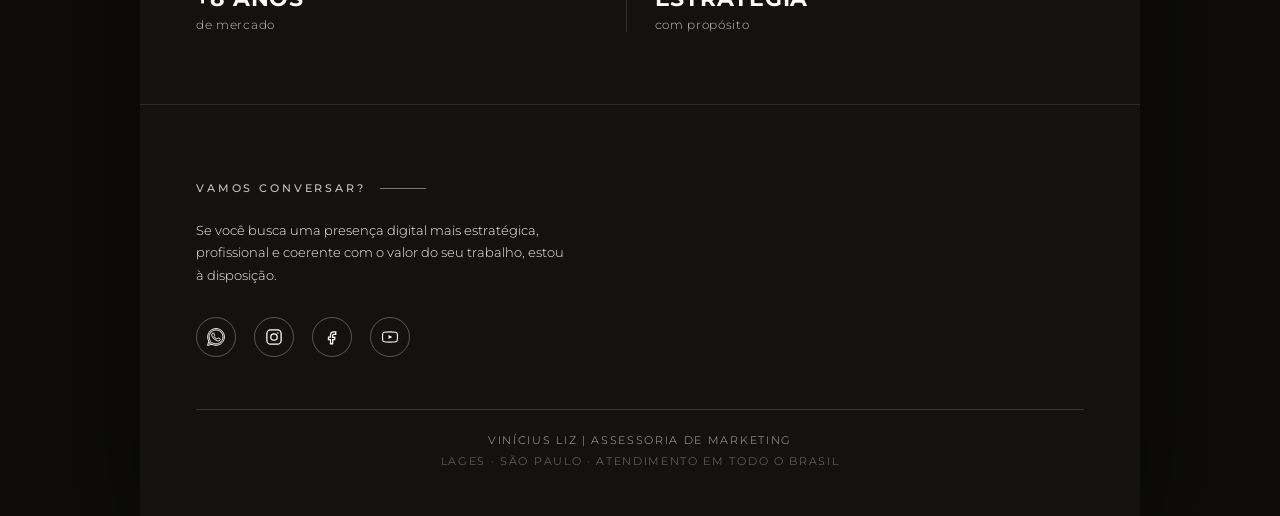
<file: bio/index.html>
<!DOCTYPE html>
<html lang="pt-BR">
<head>
<meta charset="UTF-8">
<meta name="viewport" content="width=device-width, initial-scale=1">
<title>Vinícius Liz | Assessoria de Marketing</title>
<meta name="description" content="Estratégia, conteúdo e posicionamento para profissionais da saúde, estética e bem-estar. Conheça o trabalho de Vinícius Liz e o Método ÍMPERO.">
<meta name="robots" content="index, follow">

<meta property="og:type" content="profile">
<meta property="og:title" content="Vinícius Liz | Assessoria de Marketing">
<meta property="og:description" content="Estratégia, conteúdo e posicionamento para profissionais da saúde, estética e bem-estar.">
<meta property="og:url" content="https://viniciusliz.com.br/bio">
<meta property="og:image" content="https://viniciusliz.com.br/bio/assets/img/vinicius-liz-bio.jpg">
<meta name="twitter:card" content="summary_large_image">

<link rel="icon" href="/favicon.ico">
<link rel="preconnect" href="https://fonts.googleapis.com">
<link rel="preconnect" href="https://fonts.gstatic.com" crossorigin>
<link rel="stylesheet" href="/bio/css/style.css">
</head>
<body>

<main class="bio-page">

  <!-- ===== HERO ===== -->
  <section class="hero">
    <div class="hero-bg">
      <img class="hero-photo" src="/bio/assets/img/vinicius-liz-bio.jpg" alt="Vinícius Liz, assessor de marketing, em ambiente externo com jaqueta cinza" width="1600" height="2400" fetchpriority="high">
    </div>

    <div class="hero-content">
      <h1 class="hero-name">VINÍCIUS LIZ</h1>
      <p class="hero-role">ASSESSORIA DE MARKETING</p>
      <p class="hero-desc">Estratégia e posicionamento para profissionais da saúde, estética e bem-estar.</p>
    </div>

    <div class="cards">
      <a class="card" id="card-analise" href="#" target="_blank" rel="noopener">
        <div class="card-img" aria-hidden="true">
          <svg viewBox="0 0 24 24" stroke="currentColor" fill="none" stroke-width="1.5"><rect x="2.5" y="2.5" width="19" height="19" rx="5"/><circle cx="12" cy="12" r="4.3"/><circle cx="17.2" cy="6.8" r="1" fill="currentColor" stroke="none"/></svg>
        </div>
        <div class="card-body">
          <div class="card-title">ANALISE SEU<br>INSTAGRAM GRATUITAMENTE</div>
        </div>
        <div class="card-arrow-wrap"><span class="card-arrow" aria-hidden="true">→</span></div>
      </a>

      <a class="card" id="card-metodo" href="#" target="_blank" rel="noopener">
        <div class="card-img card-img--impero" aria-hidden="true">
          <svg viewBox="0 0 1284.08 1284.08" fill="currentColor"><path d="M641.28,933.47c-113.59,0-194.79,63.16-235.89,142.06l188.7,188.7c26.48,26.48,69.42,26.48,95.91,0l188.75-188.75c-41.46-79.23-123.55-142.01-237.46-142.01Z"/><path d="M373.71,333.49c0,124,99.52,264.31,267.57,264.31,169.68,0,269.2-140.31,269.2-264.31v-3.26c0-40.19-10.29-81.68-29.7-119.57L689.99,19.86c-26.48-26.48-69.42-26.48-95.91,0l-190.63,190.63c-19.48,38.12-29.76,79.76-29.76,119.73v3.26Z"/><path d="M634.78,767.72c174.13,0,299.19,76.06,373.29,178.42l256.15-256.15c26.48-26.48,26.48-69.42,0-95.91l-181.56-181.56c-33.36,169.61-181.01,350.05-433.22,350.06-263.69,0-415.31-173.72-448.3-349.77L19.86,594.09c-26.48,26.48-26.48,69.42,0,95.91l257.34,257.34c72.35-101.38,192.42-179.61,357.58-179.62Z"/></svg>
        </div>
        <div class="card-body">
          <div class="card-title">CONHEÇA O<br>MÉTODO ÍMPERO</div>
        </div>
        <div class="card-arrow-wrap"><span class="card-arrow" aria-hidden="true">→</span></div>
      </a>

      <a class="card" id="card-assessoria" href="#" target="_blank" rel="noopener">
        <div class="card-img" aria-hidden="true">
          <svg viewBox="0 0 24 24" fill="none" stroke="currentColor" stroke-width="1.5"><path d="M3 16.5V7a1 1 0 0 1 1-1h16a1 1 0 0 1 1 1v9.5"/><path d="M2 17.5h20l-1.4 2.6a1 1 0 0 1-.9.5H4.3a1 1 0 0 1-.9-.5L2 17.5Z"/></svg>
        </div>
        <div class="card-body">
          <div class="card-title">CONHEÇA MINHA<br>ASSESSORIA DE MARKETING</div>
        </div>
        <div class="card-arrow-wrap"><span class="card-arrow" aria-hidden="true">→</span></div>
      </a>

      <a class="card" id="card-whatsapp" href="#" target="_blank" rel="noopener">
        <div class="card-img" aria-hidden="true">
          <svg viewBox="0 0 32 32" fill="currentColor"><path d="M26.576 5.363c-2.69-2.69-6.406-4.354-10.511-4.354-8.209 0-14.865 6.655-14.865 14.865 0 2.732 0.737 5.291 2.022 7.491l-0.038-0.070-2.109 7.702 7.879-2.067c2.051 1.139 4.498 1.809 7.102 1.809h0.006c8.209-0.003 14.862-6.659 14.862-14.868 0-4.103-1.662-7.817-4.349-10.507l0 0zM16.062 28.228h-0.005c-0 0-0.001 0-0.001 0-2.319 0-4.489-0.64-6.342-1.753l0.056 0.031-0.451-0.267-4.675 1.227 1.247-4.559-0.294-0.467c-1.185-1.862-1.889-4.131-1.889-6.565 0-6.822 5.531-12.353 12.353-12.353s12.353 5.531 12.353 12.353c0 6.822-5.53 12.353-12.353 12.353h-0zM22.838 18.977c-0.371-0.186-2.197-1.083-2.537-1.208-0.341-0.124-0.589-0.185-0.837 0.187-0.246 0.371-0.958 1.207-1.175 1.455-0.216 0.249-0.434 0.279-0.805 0.094-1.15-0.466-2.138-1.087-2.997-1.852l0.010 0.009c-0.799-0.74-1.484-1.587-2.037-2.521l-0.028-0.052c-0.216-0.371-0.023-0.572 0.162-0.757 0.167-0.166 0.372-0.434 0.557-0.65 0.146-0.179 0.271-0.384 0.366-0.604l0.006-0.017c0.043-0.087 0.068-0.188 0.068-0.296 0-0.131-0.037-0.253-0.101-0.357l0.002 0.003c-0.094-0.186-0.836-2.014-1.145-2.758-0.302-0.724-0.609-0.625-0.836-0.637-0.216-0.010-0.464-0.012-0.712-0.012-0.395 0.010-0.746 0.188-0.988 0.463l-0.001 0.002c-0.802 0.761-1.3 1.834-1.3 3.023 0 0.026 0 0.053 0.001 0.079l-0-0.004c0.131 1.467 0.681 2.784 1.527 3.857l-0.012-0.015c1.604 2.379 3.742 4.282 6.251 5.564l0.094 0.043c0.548 0.248 1.25 0.513 1.968 0.74l0.149 0.041c0.442 0.14 0.951 0.221 1.479 0.221 0.303 0 0.601-0.027 0.889-0.078l-0.031 0.004c1.069-0.223 1.956-0.868 2.497-1.749l0.009-0.017c0.165-0.366 0.261-0.793 0.261-1.242 0-0.185-0.016-0.366-0.047-0.542l0.003 0.019c-0.092-0.155-0.34-0.247-0.712-0.434z"></path></svg>
        </div>
        <div class="card-body">
          <div class="card-title">FALE COMIGO<br>PELO WHATSAPP</div>
        </div>
        <div class="card-arrow-wrap"><span class="card-arrow" aria-hidden="true">→</span></div>
      </a>
    </div>
  </section>

  <!-- ===== COMUNIDADE ===== -->
  <section class="community-wrap reveal">
    <a class="community-card" id="link-comunidade" href="#" target="_blank" rel="noopener">
      <div class="community-label">COMUNIDADE<span class="rule"></span></div>
      <div class="community-main">
        <h3 class="community-title">ÍMPERO DIGITAL</h3>
        <p class="community-desc">Para quem quer ir além. Estratégia, conteúdo e posicionamento para construir uma marca de alto valor.</p>
      </div>
      <span class="community-btn">ACESSAR<br>COMUNIDADE<span class="circle-arrow" aria-hidden="true">→</span></span>
    </a>
  </section>

  <!-- ===== SOBRE MIM ===== -->
  <section class="about reveal">
    <div class="about-inner">
      <div class="about-main">
        <div class="eyebrow">SOBRE MIM<span class="rule"></span></div>
        <h2 class="about-title">Marketing com direção.<br>Marcas com presença.</h2>
        <p class="about-text">Sou Vinícius Liz, assessor de marketing e estrategista de marcas. Há quase oito anos trabalho com comunicação, posicionamento e construção de presença digital, com atuação especialmente voltada a profissionais da saúde, estética e bem-estar.</p>
        <a class="btn-outline" id="link-portfolio" href="#" target="_blank" rel="noopener">CONHEÇA MEU TRABALHO <span class="arrow" aria-hidden="true">→</span></a>
      </div>
    </div>
  </section>

  <!-- ===== INDICADORES ===== -->
  <section class="indicadores reveal">
    <div class="indicadores-inner">
      <div class="indicador">
        <span class="indicador-num">+8 ANOS</span>
        <span class="indicador-label">de mercado</span>
      </div>
      <div class="indicador">
        <span class="indicador-num">ESTRATÉGIA</span>
        <span class="indicador-label">com propósito</span>
      </div>
    </div>
  </section>

  <!-- ===== CONTATO ===== -->
  <section class="contact reveal">
    <div class="eyebrow">VAMOS CONVERSAR?<span class="rule"></span></div>
    <p class="contact-text">Se você busca uma presença digital mais estratégica, profissional e coerente com o valor do seu trabalho, estou à disposição.</p>
    <div class="social-icons">
      <a id="link-whatsapp" href="#" target="_blank" rel="noopener" aria-label="WhatsApp">
        <svg viewBox="0 0 32 32" fill="currentColor"><path d="M26.576 5.363c-2.69-2.69-6.406-4.354-10.511-4.354-8.209 0-14.865 6.655-14.865 14.865 0 2.732 0.737 5.291 2.022 7.491l-0.038-0.070-2.109 7.702 7.879-2.067c2.051 1.139 4.498 1.809 7.102 1.809h0.006c8.209-0.003 14.862-6.659 14.862-14.868 0-4.103-1.662-7.817-4.349-10.507l0 0zM16.062 28.228h-0.005c-0 0-0.001 0-0.001 0-2.319 0-4.489-0.64-6.342-1.753l0.056 0.031-0.451-0.267-4.675 1.227 1.247-4.559-0.294-0.467c-1.185-1.862-1.889-4.131-1.889-6.565 0-6.822 5.531-12.353 12.353-12.353s12.353 5.531 12.353 12.353c0 6.822-5.53 12.353-12.353 12.353h-0zM22.838 18.977c-0.371-0.186-2.197-1.083-2.537-1.208-0.341-0.124-0.589-0.185-0.837 0.187-0.246 0.371-0.958 1.207-1.175 1.455-0.216 0.249-0.434 0.279-0.805 0.094-1.15-0.466-2.138-1.087-2.997-1.852l0.010 0.009c-0.799-0.74-1.484-1.587-2.037-2.521l-0.028-0.052c-0.216-0.371-0.023-0.572 0.162-0.757 0.167-0.166 0.372-0.434 0.557-0.65 0.146-0.179 0.271-0.384 0.366-0.604l0.006-0.017c0.043-0.087 0.068-0.188 0.068-0.296 0-0.131-0.037-0.253-0.101-0.357l0.002 0.003c-0.094-0.186-0.836-2.014-1.145-2.758-0.302-0.724-0.609-0.625-0.836-0.637-0.216-0.010-0.464-0.012-0.712-0.012-0.395 0.010-0.746 0.188-0.988 0.463l-0.001 0.002c-0.802 0.761-1.3 1.834-1.3 3.023 0 0.026 0 0.053 0.001 0.079l-0-0.004c0.131 1.467 0.681 2.784 1.527 3.857l-0.012-0.015c1.604 2.379 3.742 4.282 6.251 5.564l0.094 0.043c0.548 0.248 1.25 0.513 1.968 0.74l0.149 0.041c0.442 0.14 0.951 0.221 1.479 0.221 0.303 0 0.601-0.027 0.889-0.078l-0.031 0.004c1.069-0.223 1.956-0.868 2.497-1.749l0.009-0.017c0.165-0.366 0.261-0.793 0.261-1.242 0-0.185-0.016-0.366-0.047-0.542l0.003 0.019c-0.092-0.155-0.34-0.247-0.712-0.434z"></path></svg>
      </a>
      <a id="link-instagram" href="#" target="_blank" rel="noopener" aria-label="Instagram">
        <svg viewBox="0 0 24 24" stroke="currentColor"><rect x="2.5" y="2.5" width="19" height="19" rx="5"/><circle cx="12" cy="12" r="4.3"/><circle cx="17.2" cy="6.8" r="1" fill="currentColor" stroke="none"/></svg>
      </a>
      <a id="link-facebook" href="#" target="_blank" rel="noopener" aria-label="Facebook">
        <svg viewBox="0 0 24 24" stroke="none" fill="currentColor"><path d="M15 8.5h2V5.3c-.3 0-1.4-.1-2.7-.1-2.7 0-4.3 1.6-4.3 4.5v2.6H7.3V15.6H10V21h2.9v-5.4h2.6l.4-3.2h-3V9.9c0-.9.3-1.4 1.1-1.4Z"/></svg>
      </a>
      <a id="link-youtube" href="#" target="_blank" rel="noopener" aria-label="YouTube">
        <svg class="yt-icon" viewBox="0 0 24 24"><path d="M21.6 7.6a2.7 2.7 0 0 0-1.9-1.9C18 5.2 12 5.2 12 5.2s-6 0-7.7.5A2.7 2.7 0 0 0 2.4 7.6 28 28 0 0 0 2 12a28 28 0 0 0 .4 4.4 2.7 2.7 0 0 0 1.9 1.9c1.7.5 7.7.5 7.7.5s6 0 7.7-.5a2.7 2.7 0 0 0 1.9-1.9A28 28 0 0 0 22 12a28 28 0 0 0-.4-4.4Z" fill="none" stroke="currentColor" stroke-width="1.5"/><path d="M10 9.3v5.4L15 12l-5-2.7Z"/></svg>
      </a>
    </div>
  </section>

  <!-- ===== FOOTER ===== -->
  <footer class="reveal">
    <hr>
    <p class="footer-line">VINÍCIUS LIZ | ASSESSORIA DE MARKETING</p>
    <p class="footer-line">LAGES · SÃO PAULO · ATENDIMENTO EM TODO O BRASIL</p>
  </footer>

</main>

<script src="/bio/js/links.js"></script>
<script src="/bio/js/main.js"></script>
</body>
</html>
</file>
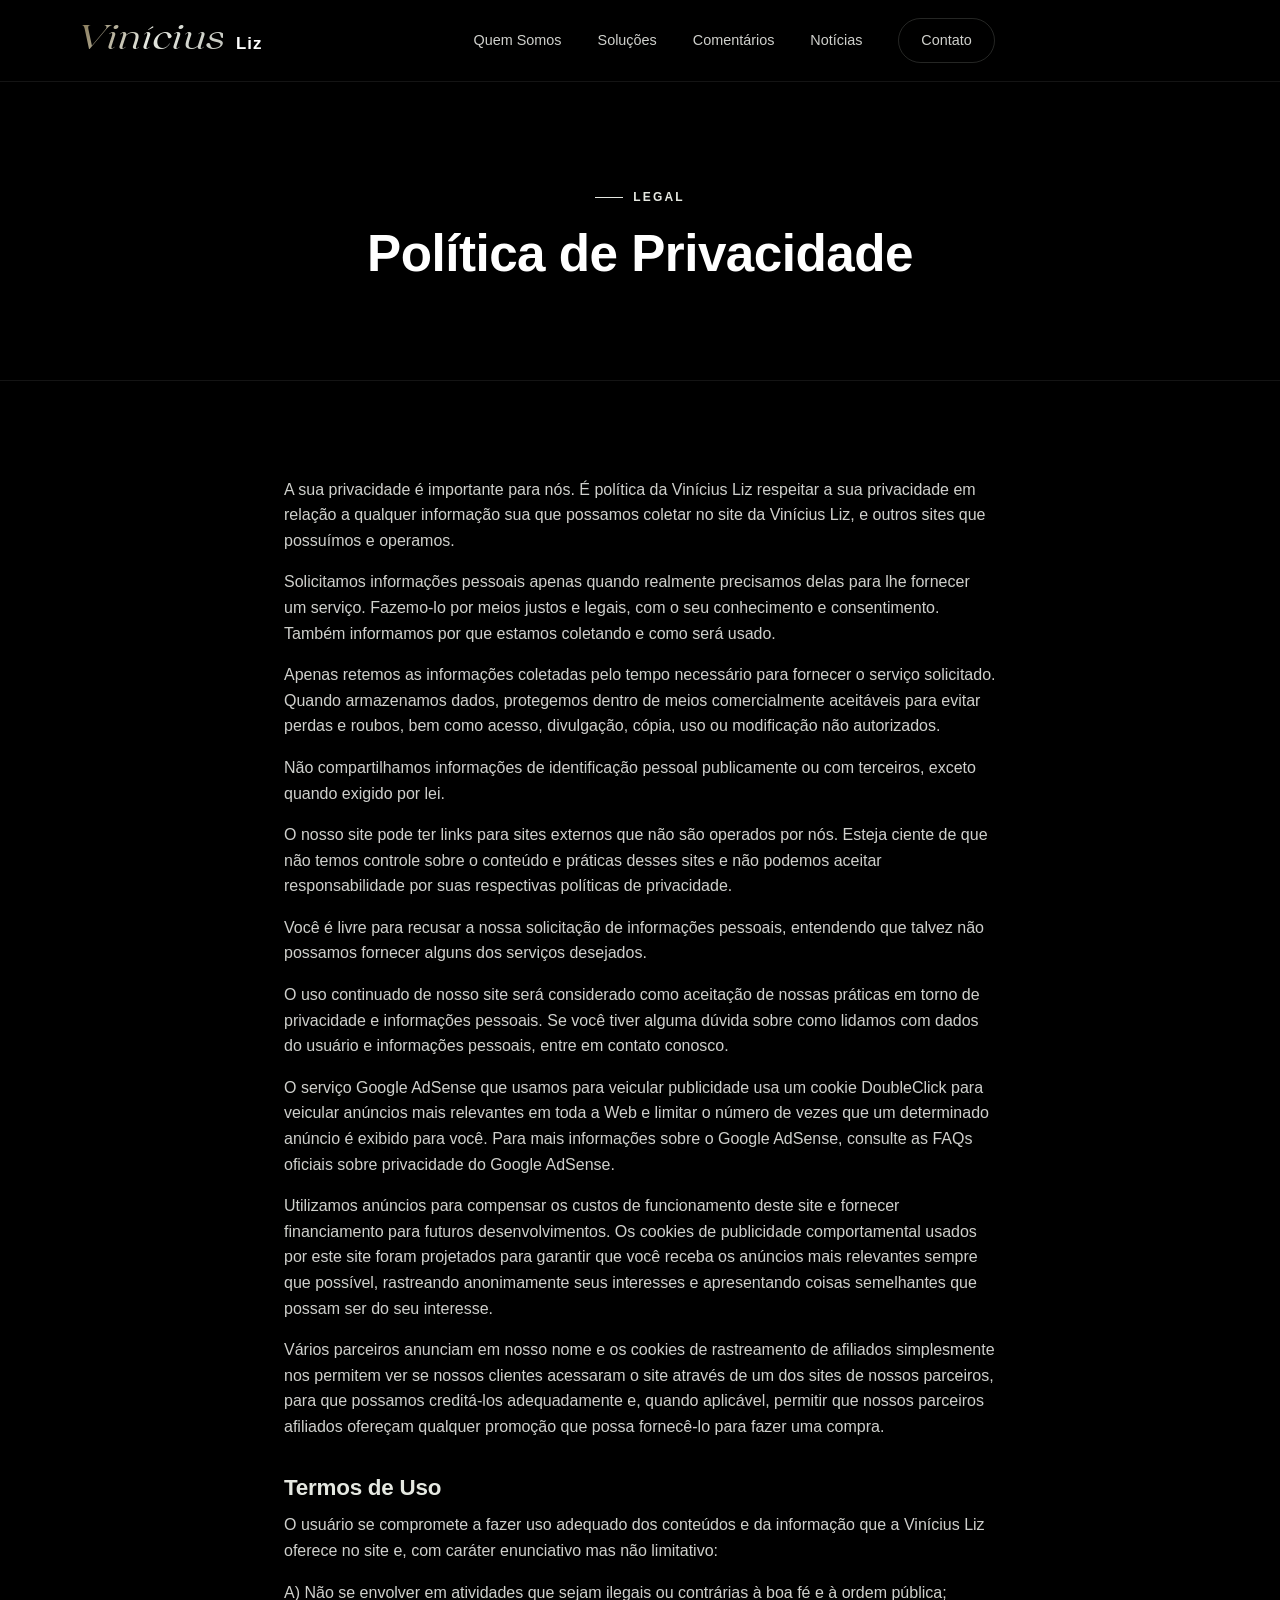
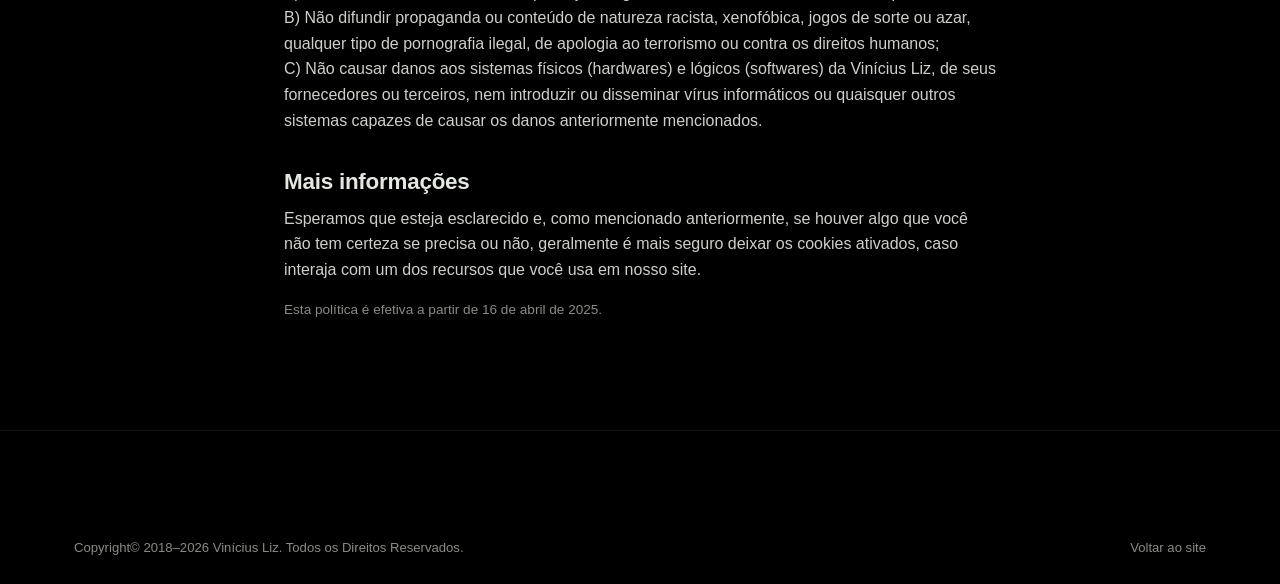
<file: politica-de-privacidade/index.html>
<!doctype html>
<html lang="pt-BR">
<head>
<meta charset="UTF-8">
<meta name="viewport" content="width=device-width, initial-scale=1">
<title>Política de Privacidade — Vinícius Liz</title>
<link rel="icon" href="/assets/brand/favicon-32.png" sizes="32x32">
<link rel="preconnect" href="https://fonts.googleapis.com">
<link rel="preconnect" href="https://fonts.gstatic.com" crossorigin>
<link href="https://fonts.googleapis.com/css2?family=Inter:wght@400;500;600&family=Poppins:wght@500;600;700&display=swap" rel="stylesheet">
<link rel="stylesheet" href="/css/style.css">
</head>
<body>

<header class="site-header">
  <div class="container">
    <a href="/" class="brand"><span class="brand-script">Vinícius</span><span class="brand-sans">Liz</span></a>
    <nav class="nav-links" id="navLinks">
      <a href="/#quem-somos">Quem Somos</a>
      <a href="/#solucoes">Soluções</a>
      <a href="/#comentarios">Comentários</a>
      <a href="/#noticias">Notícias</a>
      <a href="/#contato" class="btn btn-outline" style="padding:10px 22px;">Contato</a>
    </nav>
    <div class="header-actions">
      <button class="nav-toggle" id="navToggle" aria-label="Menu">☰</button>
    </div>
  </div>
</header>

<section class="page-hero">
  <div class="container">
    <div class="eyebrow" style="justify-content:center;">Legal</div>
    <h1>Política de Privacidade</h1>
  </div>
</section>

<section>
  <div class="container prose">
    <p>A sua privacidade é importante para nós. É política da Vinícius Liz respeitar a sua privacidade em relação a qualquer informação sua que possamos coletar no site da Vinícius Liz, e outros sites que possuímos e operamos.</p>
    <p>Solicitamos informações pessoais apenas quando realmente precisamos delas para lhe fornecer um serviço. Fazemo-lo por meios justos e legais, com o seu conhecimento e consentimento. Também informamos por que estamos coletando e como será usado.</p>
    <p>Apenas retemos as informações coletadas pelo tempo necessário para fornecer o serviço solicitado. Quando armazenamos dados, protegemos dentro de meios comercialmente aceitáveis para evitar perdas e roubos, bem como acesso, divulgação, cópia, uso ou modificação não autorizados.</p>
    <p>Não compartilhamos informações de identificação pessoal publicamente ou com terceiros, exceto quando exigido por lei.</p>
    <p>O nosso site pode ter links para sites externos que não são operados por nós. Esteja ciente de que não temos controle sobre o conteúdo e práticas desses sites e não podemos aceitar responsabilidade por suas respectivas políticas de privacidade.</p>
    <p>Você é livre para recusar a nossa solicitação de informações pessoais, entendendo que talvez não possamos fornecer alguns dos serviços desejados.</p>
    <p>O uso continuado de nosso site será considerado como aceitação de nossas práticas em torno de privacidade e informações pessoais. Se você tiver alguma dúvida sobre como lidamos com dados do usuário e informações pessoais, entre em contato conosco.</p>
    <p>O serviço Google AdSense que usamos para veicular publicidade usa um cookie DoubleClick para veicular anúncios mais relevantes em toda a Web e limitar o número de vezes que um determinado anúncio é exibido para você. Para mais informações sobre o Google AdSense, consulte as FAQs oficiais sobre privacidade do Google AdSense.</p>
    <p>Utilizamos anúncios para compensar os custos de funcionamento deste site e fornecer financiamento para futuros desenvolvimentos. Os cookies de publicidade comportamental usados por este site foram projetados para garantir que você receba os anúncios mais relevantes sempre que possível, rastreando anonimamente seus interesses e apresentando coisas semelhantes que possam ser do seu interesse.</p>
    <p>Vários parceiros anunciam em nosso nome e os cookies de rastreamento de afiliados simplesmente nos permitem ver se nossos clientes acessaram o site através de um dos sites de nossos parceiros, para que possamos creditá-los adequadamente e, quando aplicável, permitir que nossos parceiros afiliados ofereçam qualquer promoção que possa fornecê-lo para fazer uma compra.</p>

    <h2>Termos de Uso</h2>
    <p>O usuário se compromete a fazer uso adequado dos conteúdos e da informação que a Vinícius Liz oferece no site e, com caráter enunciativo mas não limitativo:</p>
    <p>A) Não se envolver em atividades que sejam ilegais ou contrárias à boa fé e à ordem pública;<br>
    B) Não difundir propaganda ou conteúdo de natureza racista, xenofóbica, jogos de sorte ou azar, qualquer tipo de pornografia ilegal, de apologia ao terrorismo ou contra os direitos humanos;<br>
    C) Não causar danos aos sistemas físicos (hardwares) e lógicos (softwares) da Vinícius Liz, de seus fornecedores ou terceiros, nem introduzir ou disseminar vírus informáticos ou quaisquer outros sistemas capazes de causar os danos anteriormente mencionados.</p>

    <h2>Mais informações</h2>
    <p>Esperamos que esteja esclarecido e, como mencionado anteriormente, se houver algo que você não tem certeza se precisa ou não, geralmente é mais seguro deixar os cookies ativados, caso interaja com um dos recursos que você usa em nosso site.</p>
    <p style="color:var(--text-mute);font-size:.85rem;">Esta política é efetiva a partir de 16 de abril de 2025.</p>
  </div>
</section>

<footer class="site-footer">
  <div class="container">
    <div class="footer-bottom" style="border-top:none;">
      <span>Copyright© 2018–2026 Vinícius Liz. Todos os Direitos Reservados.</span>
      <div class="legal-links"><a href="/">Voltar ao site</a></div>
    </div>
  </div>
</footer>

<script src="/js/main.js"></script>
</body>
</html>
</file>
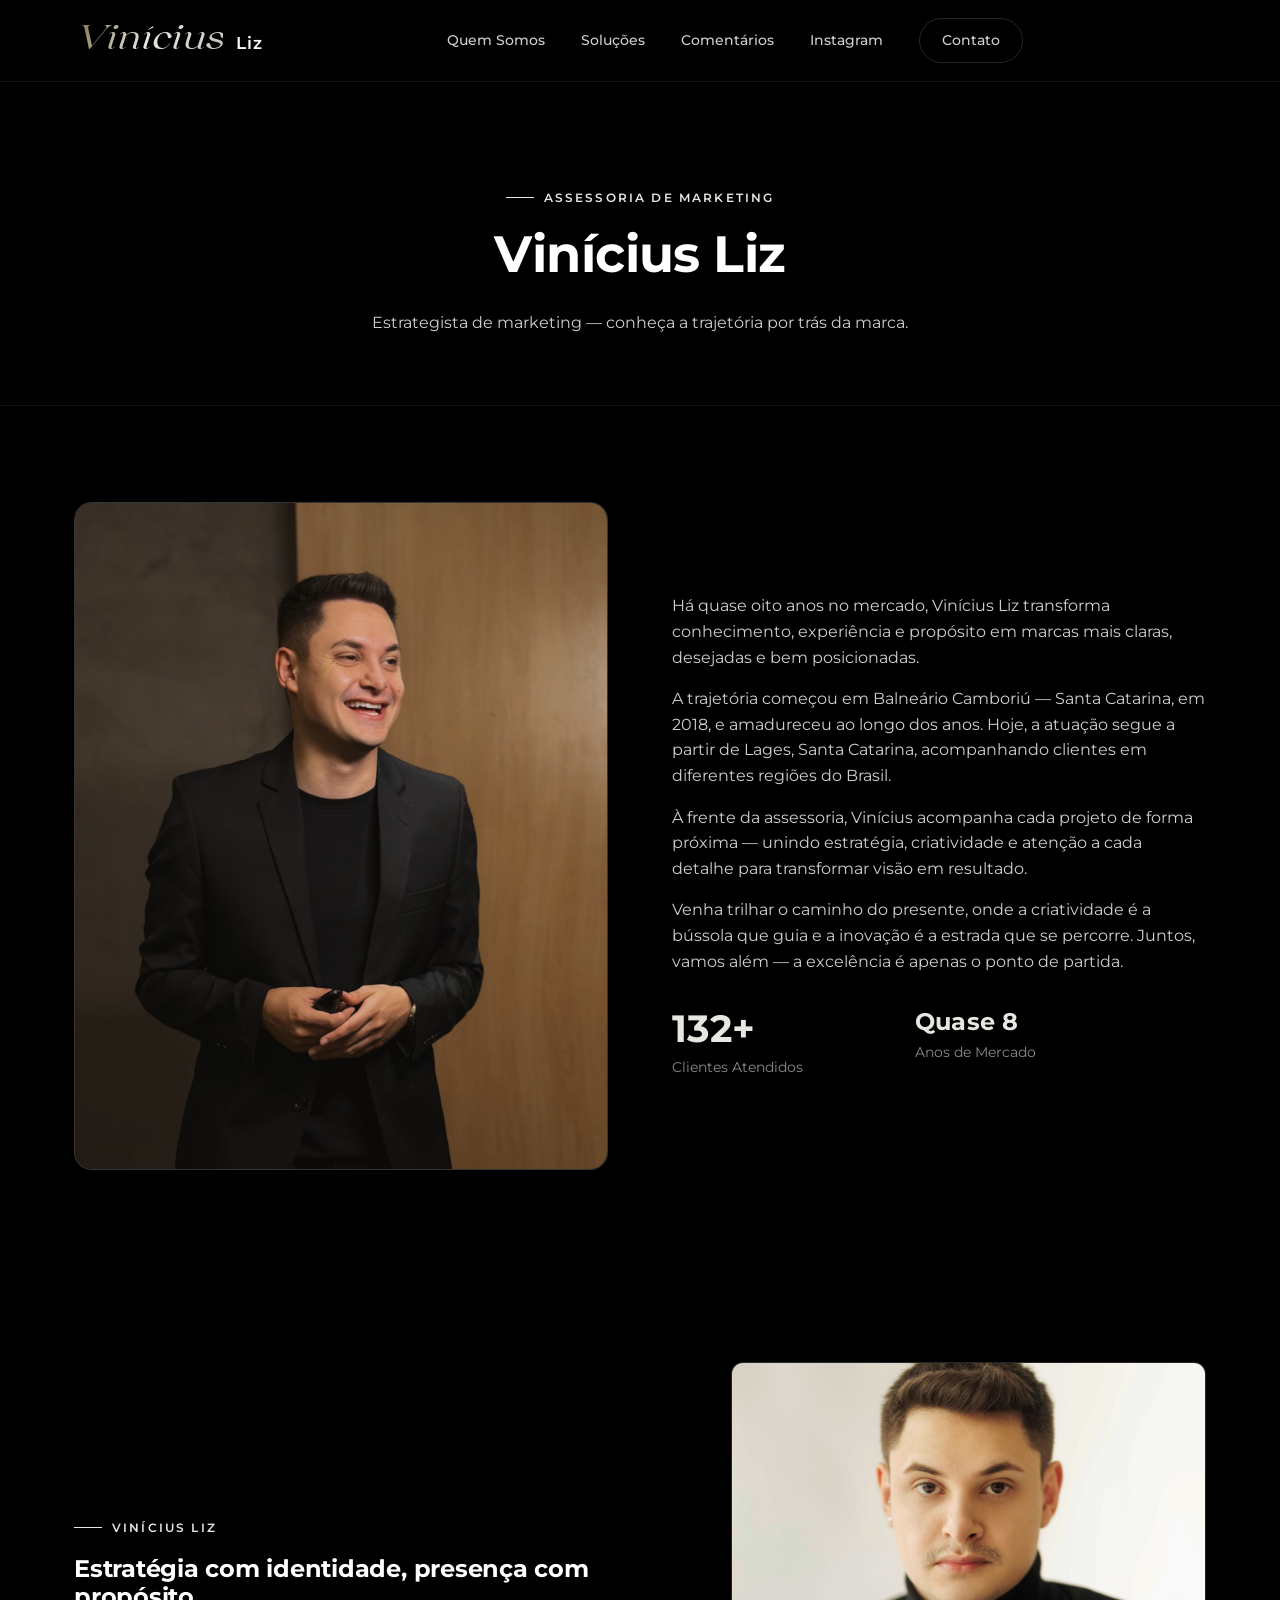
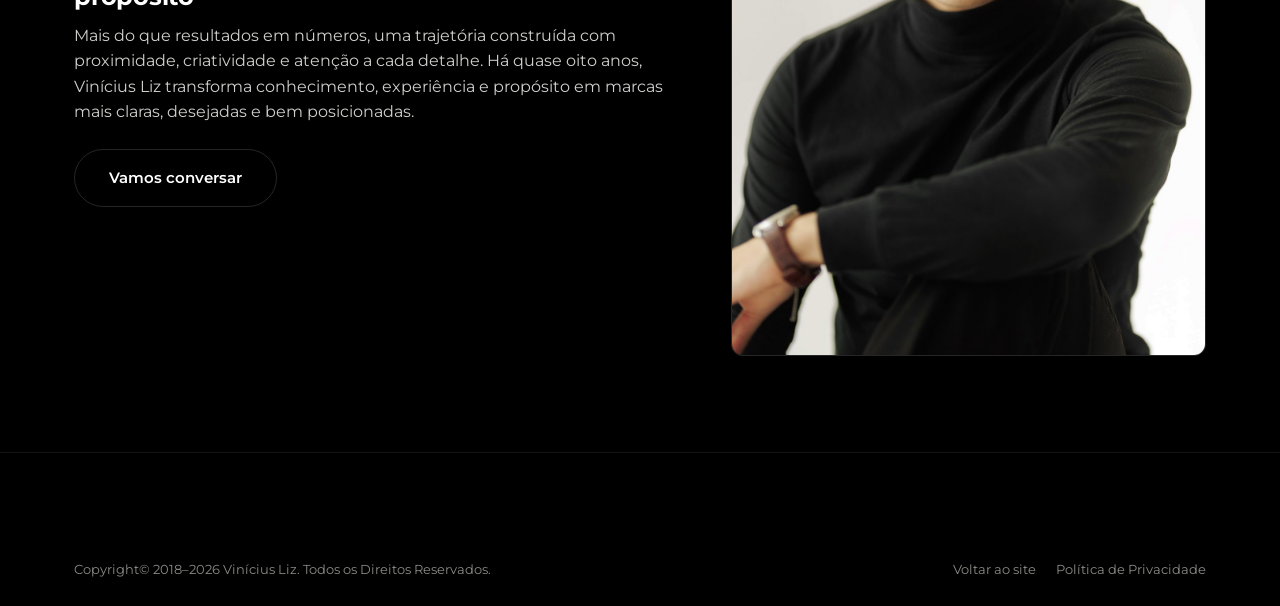
<file: viniciusliz/index.html>
<!doctype html>
<html lang="pt-BR">
<head>
<meta charset="UTF-8">
<meta name="viewport" content="width=device-width, initial-scale=1">
<title>Vinícius Liz — Minha História</title>
<meta name="description" content="Há quase oito anos no mercado, Vinícius Liz transforma conhecimento, experiência e propósito em marcas mais claras, desejadas e bem posicionadas.">
<link rel="icon" href="/assets/brand/favicon-32.png" sizes="32x32">
<link rel="preconnect" href="https://fonts.googleapis.com">
<link rel="preconnect" href="https://fonts.gstatic.com" crossorigin>
<link href="https://fonts.googleapis.com/css2?family=Montserrat:wght@400;500;600;700;800&display=swap" rel="stylesheet">
<link rel="stylesheet" href="/css/style.css">
</head>
<body>

<header class="site-header">
  <div class="container">
    <a href="/" class="brand"><span class="brand-script">Vinícius</span><span class="brand-sans">Liz</span></a>
    <nav class="nav-links" id="navLinks">
      <a href="/#quem-somos">Quem Somos</a>
      <a href="/#solucoes">Soluções</a>
      <a href="/#comentarios">Comentários</a>
      <a href="/#noticias">Instagram</a>
      <a href="/#contato" class="btn btn-outline" style="padding:10px 22px;">Contato</a>
    </nav>
    <div class="header-actions">
      <button class="nav-toggle" id="navToggle" aria-label="Menu">☰</button>
    </div>
  </div>
</header>

<section class="page-hero">
  <div class="container">
    <div class="eyebrow" style="justify-content:center;">Assessoria de Marketing</div>
    <h1>Vinícius Liz</h1>
    <p style="max-width:52ch;margin:0 auto;">Estrategista de marketing — conheça a trajetória por trás da marca.</p>
  </div>
</section>

<section>
  <div class="container about">
    <div class="about-media reveal">
      <img src="/assets/uploads/2026/09/vinicius-01-blazer-preto.jpg" alt="Vinícius Liz" loading="lazy">
    </div>
    <div class="reveal prose" style="max-width:none;">
      <p>Há quase oito anos no mercado, Vinícius Liz transforma conhecimento, experiência e propósito em marcas mais claras, desejadas e bem posicionadas.</p>
      <p>A trajetória começou em Balneário Camboriú — Santa Catarina, em 2018, e amadureceu ao longo dos anos. Hoje, a atuação segue a partir de Lages, Santa Catarina, acompanhando clientes em diferentes regiões do Brasil.</p>
      <p>À frente da assessoria, Vinícius acompanha cada projeto de forma próxima — unindo estratégia, criatividade e atenção a cada detalhe para transformar visão em resultado.</p>
      <p>Venha trilhar o caminho do presente, onde a criatividade é a bússola que guia e a inovação é a estrada que se percorre. Juntos, vamos além — a excelência é apenas o ponto de partida.</p>
      <div class="stat-row stat-row-2">
        <div class="stat"><div class="num"><span class="counter" data-to="200" data-suffix="+">0</span></div><div class="label">Clientes Atendidos</div></div>
        <div class="stat"><div class="num num-text">Quase 8</div><div class="label">Anos de Mercado</div></div>
      </div>
    </div>
  </div>
</section>

<!-- PRESENÇA / EDITORIAL -->
<section>
  <div class="container about-editorial">
    <div class="about-editorial-media reveal">
      <img src="/assets/uploads/2026/09/vinicius-05-gola-alta.jpg" alt="Vinícius Liz" loading="lazy">
    </div>
    <div class="reveal">
      <div class="eyebrow">Vinícius Liz</div>
      <h2>Estratégia com identidade, presença com propósito</h2>
      <p>Mais do que resultados em números, uma trajetória construída com proximidade, criatividade e atenção a cada detalhe. Há quase oito anos, Vinícius Liz transforma conhecimento, experiência e propósito em marcas mais claras, desejadas e bem posicionadas.</p>
      <a href="/#contato" class="btn btn-outline" style="margin-top:8px;">Vamos conversar</a>
    </div>
  </div>
</section>

<footer class="site-footer">
  <div class="container">
    <div class="footer-bottom" style="border-top:none;">
      <span>Copyright© 2018–2026 Vinícius Liz. Todos os Direitos Reservados.</span>
      <div class="legal-links"><a href="/">Voltar ao site</a> <a href="/politica-de-privacidade/">Política de Privacidade</a></div>
    </div>
  </div>
</footer>

<script src="/js/main.js"></script>
</body>
</html>
</file>
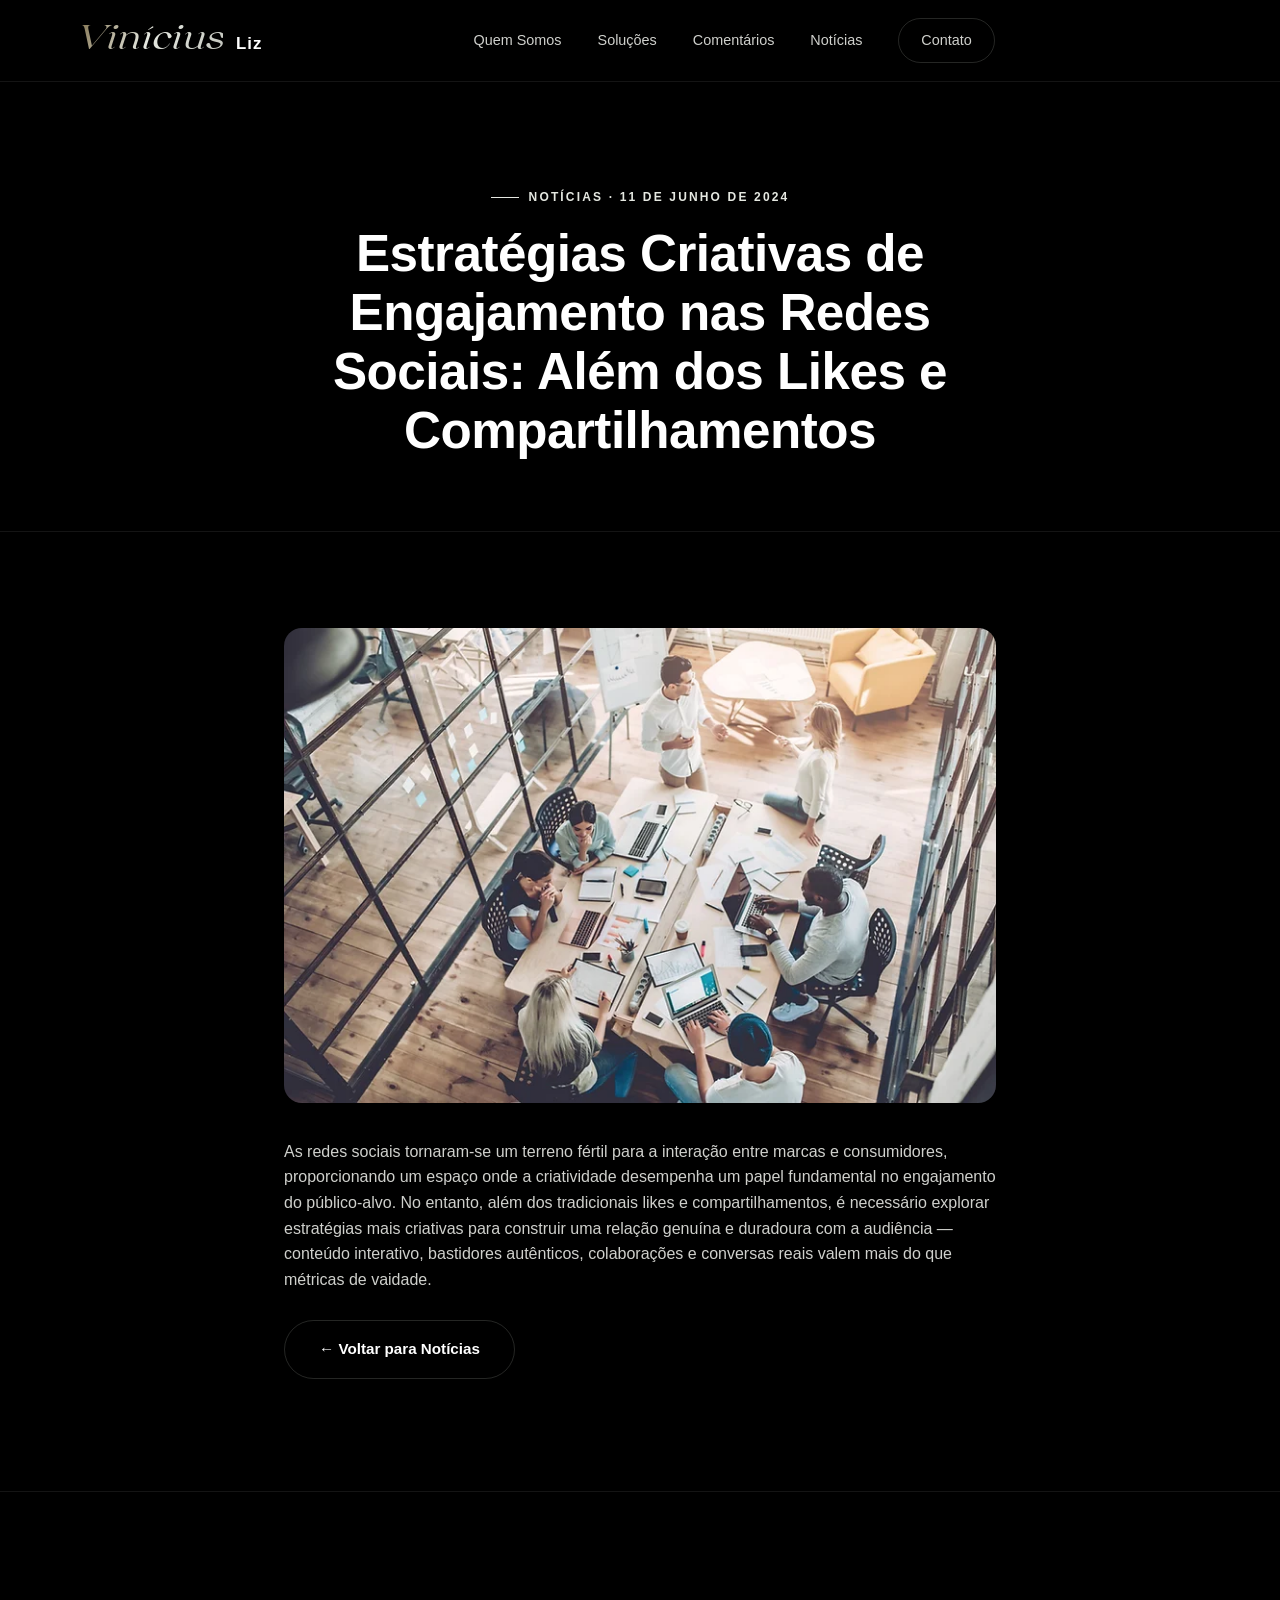
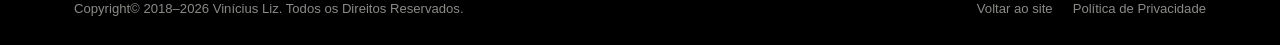
<file: blog/engajamento-redes-sociais/index.html>
<!doctype html>
<html lang="pt-BR">
<head>
<meta charset="UTF-8">
<meta name="viewport" content="width=device-width, initial-scale=1">
<title>Estratégias Criativas de Engajamento nas Redes Sociais — Vinícius Liz</title>
<meta name="description" content="Como explorar estratégias mais criativas de engajamento nas redes sociais, além dos tradicionais likes e compartilhamentos.">
<link rel="icon" href="/assets/brand/favicon-32.png" sizes="32x32">
<link rel="preconnect" href="https://fonts.googleapis.com">
<link rel="preconnect" href="https://fonts.gstatic.com" crossorigin>
<link href="https://fonts.googleapis.com/css2?family=Inter:wght@400;500;600&family=Poppins:wght@500;600;700&display=swap" rel="stylesheet">
<link rel="stylesheet" href="/css/style.css">
</head>
<body>

<header class="site-header">
  <div class="container">
    <a href="/" class="brand"><span class="brand-script">Vinícius</span><span class="brand-sans">Liz</span></a>
    <nav class="nav-links" id="navLinks">
      <a href="/#quem-somos">Quem Somos</a>
      <a href="/#solucoes">Soluções</a>
      <a href="/#comentarios">Comentários</a>
      <a href="/#noticias">Notícias</a>
      <a href="/#contato" class="btn btn-outline" style="padding:10px 22px;">Contato</a>
    </nav>
    <div class="header-actions">
      <button class="nav-toggle" id="navToggle" aria-label="Menu">☰</button>
    </div>
  </div>
</header>

<section class="page-hero">
  <div class="container">
    <div class="eyebrow" style="justify-content:center;">Notícias &middot; 11 de junho de 2024</div>
    <h1 style="max-width:26ch;margin:0 auto;">Estratégias Criativas de Engajamento nas Redes Sociais: Além dos Likes e Compartilhamentos</h1>
  </div>
</section>

<section>
  <div class="container prose">
    <img src="/assets/uploads/2024/06/f631a677df5d4c119fe621d9fcae0744-4.webp" alt="" style="border-radius:18px;margin-bottom:36px;">
    <p>As redes sociais tornaram-se um terreno fértil para a interação entre marcas e consumidores, proporcionando um espaço onde a criatividade desempenha um papel fundamental no engajamento do público-alvo. No entanto, além dos tradicionais likes e compartilhamentos, é necessário explorar estratégias mais criativas para construir uma relação genuína e duradoura com a audiência — conteúdo interativo, bastidores autênticos, colaborações e conversas reais valem mais do que métricas de vaidade.</p>
    <p><a href="/#noticias" class="btn btn-outline" style="margin-top:12px;">← Voltar para Notícias</a></p>
  </div>
</section>

<footer class="site-footer">
  <div class="container">
    <div class="footer-bottom" style="border-top:none;">
      <span>Copyright© 2018–2026 Vinícius Liz. Todos os Direitos Reservados.</span>
      <div class="legal-links"><a href="/">Voltar ao site</a> <a href="/politica-de-privacidade/">Política de Privacidade</a></div>
    </div>
  </div>
</footer>

<script src="/js/main.js"></script>
</body>
</html>
</file>
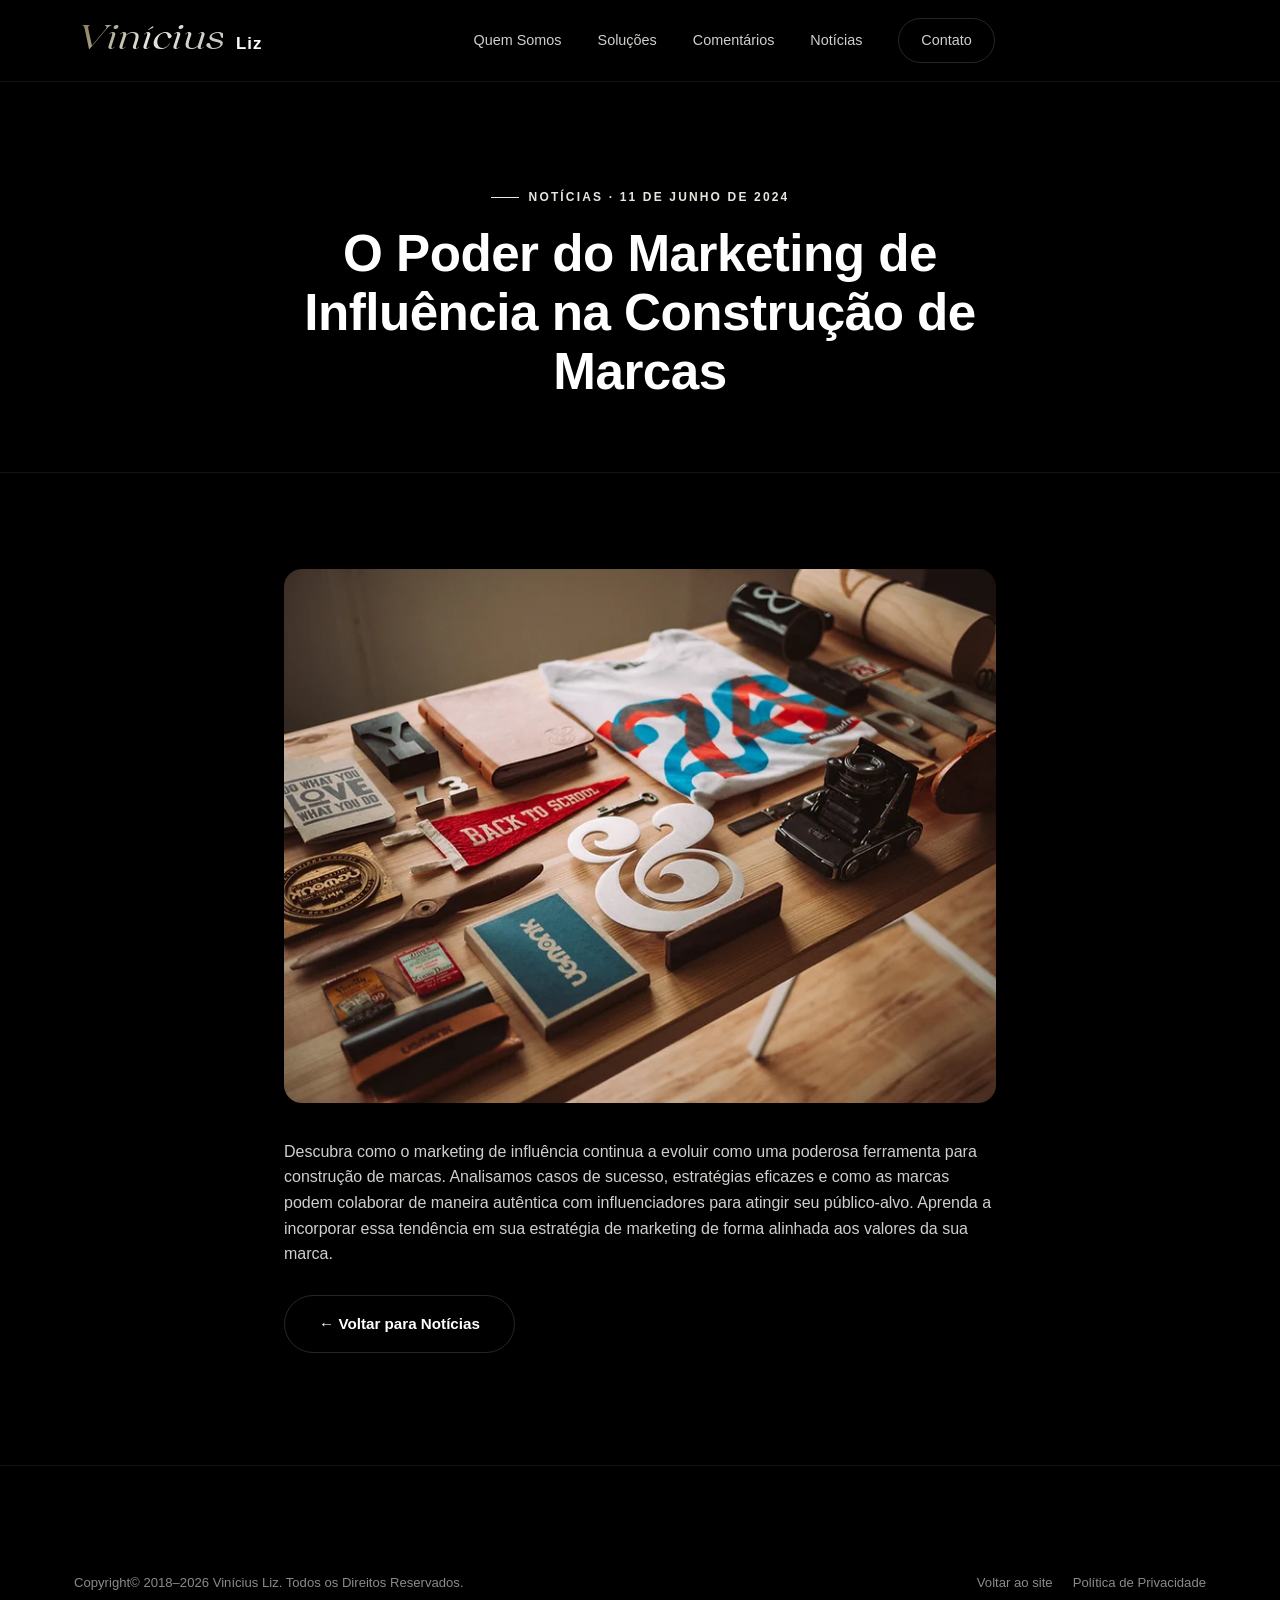
<file: blog/marketing-de-influencia/index.html>
<!doctype html>
<html lang="pt-BR">
<head>
<meta charset="UTF-8">
<meta name="viewport" content="width=device-width, initial-scale=1">
<title>O Poder do Marketing de Influência na Construção de Marcas — Vinícius Liz</title>
<meta name="description" content="Como o marketing de influência continua a evoluir como uma poderosa ferramenta para construção de marcas.">
<link rel="icon" href="/assets/brand/favicon-32.png" sizes="32x32">
<link rel="preconnect" href="https://fonts.googleapis.com">
<link rel="preconnect" href="https://fonts.gstatic.com" crossorigin>
<link href="https://fonts.googleapis.com/css2?family=Inter:wght@400;500;600&family=Poppins:wght@500;600;700&display=swap" rel="stylesheet">
<link rel="stylesheet" href="/css/style.css">
</head>
<body>

<header class="site-header">
  <div class="container">
    <a href="/" class="brand"><span class="brand-script">Vinícius</span><span class="brand-sans">Liz</span></a>
    <nav class="nav-links" id="navLinks">
      <a href="/#quem-somos">Quem Somos</a>
      <a href="/#solucoes">Soluções</a>
      <a href="/#comentarios">Comentários</a>
      <a href="/#noticias">Notícias</a>
      <a href="/#contato" class="btn btn-outline" style="padding:10px 22px;">Contato</a>
    </nav>
    <div class="header-actions">
      <button class="nav-toggle" id="navToggle" aria-label="Menu">☰</button>
    </div>
  </div>
</header>

<section class="page-hero">
  <div class="container">
    <div class="eyebrow" style="justify-content:center;">Notícias &middot; 11 de junho de 2024</div>
    <h1 style="max-width:26ch;margin:0 auto;">O Poder do Marketing de Influência na Construção de Marcas</h1>
  </div>
</section>

<section>
  <div class="container prose">
    <img src="/assets/uploads/2024/06/nsplsh_3953794f4b5972712d7245mv2_d_4000_3000_s_4_2-4.webp" alt="" style="border-radius:18px;margin-bottom:36px;">
    <p>Descubra como o marketing de influência continua a evoluir como uma poderosa ferramenta para construção de marcas. Analisamos casos de sucesso, estratégias eficazes e como as marcas podem colaborar de maneira autêntica com influenciadores para atingir seu público-alvo. Aprenda a incorporar essa tendência em sua estratégia de marketing de forma alinhada aos valores da sua marca.</p>
    <p><a href="/#noticias" class="btn btn-outline" style="margin-top:12px;">← Voltar para Notícias</a></p>
  </div>
</section>

<footer class="site-footer">
  <div class="container">
    <div class="footer-bottom" style="border-top:none;">
      <span>Copyright© 2018–2026 Vinícius Liz. Todos os Direitos Reservados.</span>
      <div class="legal-links"><a href="/">Voltar ao site</a> <a href="/politica-de-privacidade/">Política de Privacidade</a></div>
    </div>
  </div>
</footer>

<script src="/js/main.js"></script>
</body>
</html>
</file>
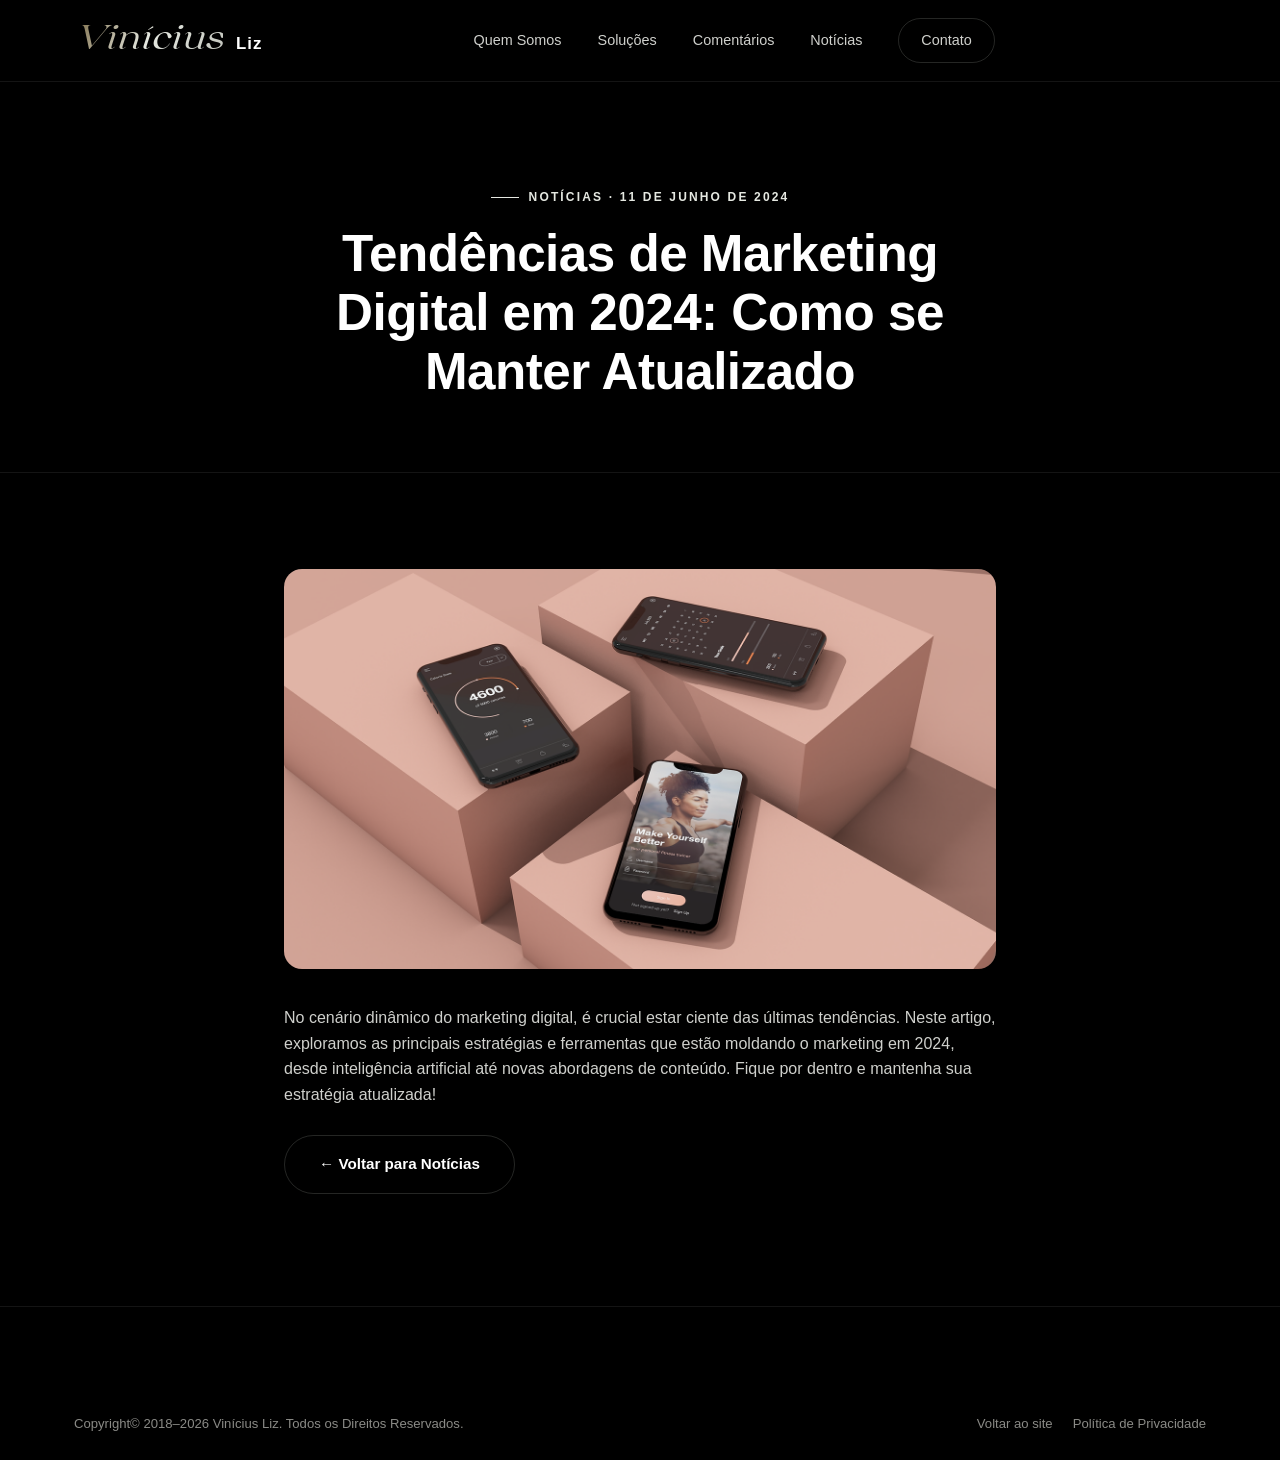
<file: blog/tendencias-marketing-2024/index.html>
<!doctype html>
<html lang="pt-BR">
<head>
<meta charset="UTF-8">
<meta name="viewport" content="width=device-width, initial-scale=1">
<title>Tendências de Marketing Digital em 2024 — Vinícius Liz</title>
<meta name="description" content="As principais estratégias e ferramentas que estão moldando o marketing digital em 2024.">
<link rel="icon" href="/assets/brand/favicon-32.png" sizes="32x32">
<link rel="preconnect" href="https://fonts.googleapis.com">
<link rel="preconnect" href="https://fonts.gstatic.com" crossorigin>
<link href="https://fonts.googleapis.com/css2?family=Inter:wght@400;500;600&family=Poppins:wght@500;600;700&display=swap" rel="stylesheet">
<link rel="stylesheet" href="/css/style.css">
</head>
<body>

<header class="site-header">
  <div class="container">
    <a href="/" class="brand"><span class="brand-script">Vinícius</span><span class="brand-sans">Liz</span></a>
    <nav class="nav-links" id="navLinks">
      <a href="/#quem-somos">Quem Somos</a>
      <a href="/#solucoes">Soluções</a>
      <a href="/#comentarios">Comentários</a>
      <a href="/#noticias">Notícias</a>
      <a href="/#contato" class="btn btn-outline" style="padding:10px 22px;">Contato</a>
    </nav>
    <div class="header-actions">
      <button class="nav-toggle" id="navToggle" aria-label="Menu">☰</button>
    </div>
  </div>
</header>

<section class="page-hero">
  <div class="container">
    <div class="eyebrow" style="justify-content:center;">Notícias &middot; 11 de junho de 2024</div>
    <h1 style="max-width:26ch;margin:0 auto;">Tendências de Marketing Digital em 2024: Como se Manter Atualizado</h1>
  </div>
</section>

<section>
  <div class="container prose">
    <img src="/assets/uploads/2024/06/image-2-4.png" alt="" style="border-radius:18px;margin-bottom:36px;">
    <p>No cenário dinâmico do marketing digital, é crucial estar ciente das últimas tendências. Neste artigo, exploramos as principais estratégias e ferramentas que estão moldando o marketing em 2024, desde inteligência artificial até novas abordagens de conteúdo. Fique por dentro e mantenha sua estratégia atualizada!</p>
    <p><a href="/#noticias" class="btn btn-outline" style="margin-top:12px;">← Voltar para Notícias</a></p>
  </div>
</section>

<footer class="site-footer">
  <div class="container">
    <div class="footer-bottom" style="border-top:none;">
      <span>Copyright© 2018–2026 Vinícius Liz. Todos os Direitos Reservados.</span>
      <div class="legal-links"><a href="/">Voltar ao site</a> <a href="/politica-de-privacidade/">Política de Privacidade</a></div>
    </div>
  </div>
</footer>

<script src="/js/main.js"></script>
</body>
</html>
</file>
<file: css/style.css>
/* ============================================================
   Vinícius Liz — Design system: preto + paleta Jenipapo/Latte/Smoke/Beige
   ============================================================ */

:root{
  --bg:            #000000;
  --bg-soft:       #0a0a0a;
  --surface:       #131313;
  --surface-2:     #1c1c1c;
  --border:        rgba(229,232,225,0.16);
  --border-soft:   rgba(255,255,255,0.08);

  --gold:          #e5e8e1; /* Beige */
  --gold-soft:     #c2c4bc; /* Smoke */
  --bronze:        #aca694; /* Latte */
  --bronze-dark:   #81724e; /* Jenipapo */
  --gold-deep:     #81724e; /* Jenipapo */

  --text:          #ffffff;
  --text-dim:      #cfd0cc;
  --text-mute:     #8a8a86;

  --gold-gradient: linear-gradient(120deg, #81724e 0%, #e5e8e1 50%, #c2c4bc 100%);
  --gold-gradient-soft: linear-gradient(135deg, rgba(229,232,225,0.16), rgba(172,166,148,0.05));

  --radius: 18px;
  --radius-sm: 10px;
  --container: 1180px;
  --ease: cubic-bezier(.16,.84,.44,1);
}

@font-face{
  font-family:'Collingar';
  src: url('/assets/uploads/2025/04/Collingar-Italic.woff2') format('woff2'),
       url('/assets/uploads/2025/04/Collingar-Italic.woff') format('woff'),
       url('/assets/uploads/2025/04/Collingar-Italic.ttf') format('truetype');
  font-weight:400; font-style:italic; font-display:swap;
}

*,*::before,*::after{ box-sizing:border-box; }
html{ scroll-behavior:smooth; }
body{
  margin:0;
  background:var(--bg);
  color:var(--text);
  font-family:'Montserrat', -apple-system, BlinkMacSystemFont, 'Segoe UI', sans-serif;
  font-size:16px;
  line-height:1.6;
  -webkit-font-smoothing:antialiased;
  overflow-x:hidden;
}
img{ max-width:100%; display:block; }
a{ color:inherit; text-decoration:none; }
ul{ margin:0; padding:0; list-style:none; }
h1,h2,h3,h4{
  font-family:'Montserrat', sans-serif;
  font-weight:700;
  line-height:1.15;
  margin:0 0 .5em;
  letter-spacing:-.01em;
}
p{ margin:0 0 1em; color:var(--text-dim); }
.container{ max-width:var(--container); margin:0 auto; padding:0 24px; }
section{ position:relative; padding:96px 0; }
@media (max-width:768px){ section{ padding:64px 0; } }

.eyebrow{
  display:inline-flex; align-items:center; gap:10px;
  font-family:'Montserrat',sans-serif;
  font-size:.75rem; letter-spacing:.18em; text-transform:uppercase;
  color:var(--gold); font-weight:600; margin-bottom:18px;
}
.eyebrow::before{ content:""; width:28px; height:1px; background:var(--gold); display:inline-block; }

.gold-text{
  background:var(--gold-gradient);
  -webkit-background-clip:text; background-clip:text; color:transparent;
}

/* Buttons */
.btn{
  display:inline-flex; align-items:center; justify-content:center; gap:10px;
  padding:16px 34px; border-radius:999px;
  font-family:'Montserrat',sans-serif; font-weight:600; font-size:.95rem;
  border:1px solid transparent; cursor:pointer; transition:all .35s var(--ease);
  white-space:nowrap;
}
.btn-gold{ background:var(--gold-gradient); color:#161105; }
.btn-gold:hover{ transform:translateY(-2px); box-shadow:0 14px 30px -10px rgba(229,232,225,.45); }
.btn-outline{ border-color:var(--border); color:var(--text); background:transparent; }
.btn-outline:hover{ border-color:var(--gold); color:var(--gold); }

/* Header */
.site-header{
  position:fixed; top:0; left:0; right:0; z-index:100;
  padding:18px 0;
  background:rgba(0,0,0,.55);
  backdrop-filter:blur(14px); -webkit-backdrop-filter:blur(14px);
  border-bottom:1px solid var(--border-soft);
  transition:background .3s;
}
.site-header .container{ display:flex; align-items:center; justify-content:space-between; gap:24px; }
.brand{ display:flex; align-items:baseline; gap:11px; }
.brand-script{
  font-family:'Collingar', cursive; font-style:italic; font-size:2.1rem; line-height:1;
  background:var(--gold-gradient); -webkit-background-clip:text; background-clip:text; color:transparent;
}
.brand-sans{ font-family:'Montserrat',sans-serif; font-weight:600; font-size:1.05rem; letter-spacing:.06em; color:var(--text); margin-left:2px; }
.brand-tagline{
  display:block; font-family:'Montserrat',sans-serif; font-weight:500; font-size:.6rem;
  letter-spacing:.16em; text-transform:uppercase; color:var(--bronze); margin-top:2px;
}
@media (max-width:400px){ .brand-script{ font-size:1.6rem; } .brand-sans{ font-size:.9rem; } }

.footer-brand .brand{ margin-bottom:18px; }
.footer-brand .brand-script{ font-size:2.6rem; }
.footer-brand .brand{ gap:20px; }
.footer-brand .brand-sans{ font-size:1.25rem; }
.nav-links{ display:flex; align-items:center; gap:36px; }
.nav-links a{
  font-family:'Montserrat',sans-serif; font-size:.9rem; font-weight:500; color:var(--text-dim);
  transition:color .25s; position:relative;
}
.nav-links a:hover{ color:var(--gold); }
.header-actions{ display:flex; align-items:center; gap:18px; }
.whatsapp-fab{
  width:46px; height:46px; border-radius:50%;
  display:flex; align-items:center; justify-content:center;
  background:#25d366; color:#fff; flex-shrink:0;
}
.whatsapp-fab svg{ width:22px; height:22px; }
.nav-toggle{ display:none; background:none; border:none; color:var(--text); font-size:1.6rem; cursor:pointer; }

@media (max-width:900px){
  .nav-links{
    position:fixed; inset:0 0 0 auto; width:min(320px,84vw); height:100vh;
    background:#050505; border-left:1px solid var(--border-soft);
    flex-direction:column; align-items:flex-start; justify-content:center;
    gap:28px; padding:40px; transform:translateX(100%); transition:transform .4s var(--ease);
  }
  .nav-links.open{ transform:translateX(0); }
  .nav-toggle{ display:block; }
}

/* Hero */
.hero{
  min-height:100vh; display:flex; align-items:center; position:relative;
  padding-top:140px; padding-bottom:80px;
  overflow:hidden;
}
.hero video{
  position:absolute; inset:0; width:100%; height:100%; object-fit:cover; z-index:0;
  opacity:.35;
}
.hero::after{
  content:""; position:absolute; inset:0; z-index:1;
  background:radial-gradient(ellipse at 30% 20%, rgba(229,232,225,.10), transparent 55%),
             linear-gradient(180deg, rgba(0,0,0,.35) 0%, rgba(0,0,0,.85) 75%, #000 100%);
}
.hero .container{ position:relative; z-index:2; }
.hero h1{
  font-size:clamp(2.6rem, 6vw, 5rem); color:var(--text); max-width:16ch;
}
.hero .lead{ max-width:46ch; font-size:1.15rem; margin-top:20px; }
.hero-cta{ display:flex; gap:16px; margin-top:36px; flex-wrap:wrap; }
.hero-tagline-strip{
  margin-top:56px; padding-top:28px; border-top:1px solid var(--border-soft);
  display:flex; flex-wrap:wrap; gap:14px 28px; font-family:'Montserrat',sans-serif;
  font-size:.85rem; letter-spacing:.12em; text-transform:uppercase; color:var(--bronze);
}
.hero-tagline-strip span::after{ content:"•"; margin-left:28px; color:var(--gold-deep); }
.hero-tagline-strip span:last-child::after{ content:""; }

/* Exclusividade banner */
.exclusive{
  text-align:center; border-top:1px solid var(--border-soft); border-bottom:1px solid var(--border-soft);
  background:linear-gradient(180deg, transparent, rgba(229,232,225,.04), transparent);
}
.exclusive .eyebrow{ font-size:.8rem; font-weight:700; color:var(--text-dim); }
.exclusive .eyebrow::before{ background:var(--text-dim); }
.exclusive h2{ font-size:clamp(2.4rem,5.5vw,4.5rem); max-width:900px; margin:0 auto; line-height:1.1; }
@media (max-width:768px){
  .exclusive h2{ font-size:clamp(2.4rem,8vw,2.75rem); }
}

/* Quem somos */
.about{ display:grid; grid-template-columns:1fr 1fr; gap:64px; align-items:center; }
@media (max-width:880px){ .about{ grid-template-columns:1fr; gap:40px; } }
.about-media{
  border-radius:var(--radius); overflow:hidden; position:relative;
  aspect-ratio:4/5; background:var(--surface);
  border:1px solid var(--border);
}
.about-media video, .about-media img{ width:100%; height:100%; object-fit:cover; }
.play-badge{
  position:absolute; left:50%; top:50%; transform:translate(-50%,-50%);
  width:74px; height:74px; border-radius:50%; border:1px solid rgba(255,255,255,.6);
  display:flex; align-items:center; justify-content:center; color:#fff;
  background:rgba(0,0,0,.25); backdrop-filter:blur(4px);
}
.about h2{ font-size:clamp(1.8rem,3.4vw,2.6rem); }

/* Presença / galeria de fotos */
.photo-grid{ display:grid; grid-template-columns:repeat(3,1fr); gap:28px; margin-top:56px; }
.photo-card{
  background:var(--surface); border:1px solid var(--border-soft); border-radius:var(--radius);
  overflow:hidden; transition:transform .35s var(--ease), border-color .35s;
}
.photo-card:hover{ transform:translateY(-6px); border-color:var(--border); }
.photo-card img{ width:100%; aspect-ratio:4/5; object-fit:cover; display:block; }
.photo-card .photo-caption{
  padding:18px 20px; font-family:'Montserrat',sans-serif; font-size:.9rem; color:var(--text-dim);
}
@media (max-width:900px){ .photo-grid{ grid-template-columns:1fr; max-width:420px; margin-left:auto; margin-right:auto; } }
.photo-grid-single{ grid-template-columns:1fr; max-width:360px; margin-left:auto; margin-right:auto; }

.stat-row{ display:grid; grid-template-columns:repeat(4,1fr); gap:32px; margin-top:36px; }
.stat{ min-width:0; }
.stat .num{ font-family:'Montserrat',sans-serif; font-size:2.4rem; font-weight:700; color:var(--gold); line-height:1; }
.stat .num.num-text{ font-size:1.5rem; letter-spacing:.01em; }
.stat .label{ font-size:.85rem; color:var(--text-mute); margin-top:8px; }
@media (max-width:680px){
  .stat-row{ grid-template-columns:repeat(2,1fr); gap:28px 20px; }
}
.stat-row-2{ grid-template-columns:repeat(2,auto); max-width:420px; gap:56px; }

/* Sobre editorial (2 colunas: 58% conteúdo / 42% foto, foto à direita) */
.about-editorial{ display:grid; grid-template-columns:1fr 42%; gap:56px; align-items:center; }
.about-editorial-media{ order:2; }
@media (max-width:880px){
  .about-editorial{ grid-template-columns:1fr; gap:32px; }
  .about-editorial-media{ order:0; }
}
.about-editorial-media{
  border-radius:12px; overflow:hidden; aspect-ratio:4/5;
  background:var(--surface); border:1px solid var(--border-soft);
}
.about-editorial-media img{ width:100%; height:100%; object-fit:cover; display:block; }

/* Perfil de clientes / vídeo section */
.profile-section{
  position:relative; border-radius:var(--radius); overflow:hidden; padding:110px 0; text-align:center;
  isolation:isolate; background:var(--gold-deep);
}
.profile-section h2{ font-size:clamp(1.6rem,3.6vw,2.4rem); max-width:22ch; margin:0 auto; color:#fff; }
.profile-section .eyebrow{ color:#fff; }
.profile-section .eyebrow::before{ background:#fff; }
.profile-section p{ color:rgba(255,255,255,.85); }

/* Services */
.services-grid{ display:grid; grid-template-columns:repeat(3,1fr); gap:26px; margin-top:56px; }
@media (max-width:900px){ .services-grid{ grid-template-columns:repeat(2,1fr); } }
@media (max-width:600px){ .services-grid{ grid-template-columns:1fr; } }
.service-card{
  background:var(--surface); border:1px solid var(--border-soft); border-radius:var(--radius);
  padding:34px 28px; transition:transform .35s var(--ease), border-color .35s;
}
.service-card:hover{ transform:translateY(-6px); border-color:var(--border); }
.service-icon{
  width:52px; height:52px; border-radius:14px; background:var(--gold-gradient-soft);
  display:flex; align-items:center; justify-content:center; margin-bottom:20px; color:var(--gold); font-size:1.4rem;
}
.service-icon svg{ width:24px; height:24px; }
.service-card h3{ font-size:1.15rem; }
.service-card p{ font-size:.92rem; }
.service-card .more{ font-size:.85rem; color:var(--gold); font-weight:600; display:inline-flex; align-items:center; gap:6px; margin-top:6px; }

/* Team / Dream Team */
.team-grid{
  display:flex; flex-wrap:wrap; justify-content:center; gap:28px 22px; margin-top:56px;
}
.team-card{ text-align:center; width:calc((100% - 22px*2)/3); max-width:280px; }
.team-photo{
  position:relative; aspect-ratio:4/5; border-radius:var(--radius); overflow:hidden;
  background:var(--surface); border:1px solid var(--border-soft);
}
.team-photo img{
  width:100%; height:100%; object-fit:cover; display:block;
  filter:grayscale(1) contrast(1.02); transform:scale(1.001);
  transition:filter .5s var(--ease), transform .6s var(--ease);
}
.team-card:hover .team-photo img{ filter:grayscale(0); transform:scale(1.045); }
.team-photo::after{
  content:""; position:absolute; inset:0; border-radius:var(--radius);
  box-shadow:0 0 0 1px rgba(229,232,225,0); transition:box-shadow .35s var(--ease);
  pointer-events:none;
}
.team-card:hover .team-photo::after{ box-shadow:0 0 0 1px var(--gold-deep); }
.team-name{ font-size:1rem; font-weight:700; margin-top:16px; }
.team-role{
  font-size:.76rem; font-weight:600; color:var(--gold); text-transform:uppercase;
  letter-spacing:.06em; margin-top:4px;
}
.team-lead{ width:100%; }
@media (max-width:620px){ .team-grid{ gap:24px 16px; } .team-card{ width:calc((100% - 16px)/2); max-width:none; } }

/* Skills / progress */
.skills-wrap{ display:grid; grid-template-columns:1fr 1fr; gap:64px; align-items:center; }
@media (max-width:880px){ .skills-wrap{ grid-template-columns:1fr; gap:36px; } }
.skill{ margin-bottom:26px; }
.skill-top{ display:flex; justify-content:space-between; font-family:'Montserrat',sans-serif; font-size:.92rem; margin-bottom:10px; }
.skill-top .pct{ color:var(--gold); font-weight:600; }
.skill-track{ height:6px; border-radius:6px; background:var(--surface-2); overflow:hidden; }
.skill-fill{ height:100%; border-radius:6px; background:var(--gold-gradient); width:0%; transition:width 1.4s var(--ease); }

/* Testimonials */
.testimonials{ text-align:center; }
.testimonials .section-head{ max-width:640px; margin:0 auto 56px; }

/* Testimonial cards (3 per view on desktop, matching original layout) */
.t-viewport{ overflow:hidden; }
.t-track{ display:flex; gap:28px; transition:transform .5s var(--ease); }
.t-card{
  flex:0 0 calc((100% - 56px) / 3);
  background:var(--surface); border:1px solid var(--border-soft); border-radius:var(--radius);
  padding:34px 26px; display:flex; flex-direction:column; align-items:center; gap:18px; text-align:center;
}
.t-card img{ width:64px; height:64px; border-radius:50%; object-fit:cover; border:1px solid var(--border); }
.t-quote{
  font-family:'Montserrat',sans-serif; font-size:.96rem; color:var(--text-dim); line-height:1.6;
  margin:0; flex:1;
}
.t-name{ font-family:'Montserrat',sans-serif; font-weight:600; color:var(--text); font-size:.9rem; }
@media (max-width:900px){ .t-card{ flex:0 0 100%; } }
.slider-nav{ display:flex; justify-content:center; gap:14px; margin-top:40px; }
.slider-nav button{
  width:42px; height:42px; border-radius:50%; border:1px solid var(--border-soft); background:transparent; color:var(--text);
  cursor:pointer; transition:all .25s;
}
.slider-nav button:hover{ border-color:var(--gold); color:var(--gold); }
.slider-dots{ display:flex; justify-content:center; gap:8px; margin-top:22px; }
.slider-dots span{ width:7px; height:7px; border-radius:50%; background:var(--surface-2); cursor:pointer; transition:background .25s, transform .25s; }
.slider-dots span.active{ background:var(--gold); transform:scale(1.3); }

/* Logo marquee */
.logo-marquee{ overflow:hidden; -webkit-mask-image:linear-gradient(90deg,transparent,#000 8%,#000 92%,transparent); }
.logo-track{ display:flex; align-items:center; gap:88px; width:max-content; animation:scrollX 38s linear infinite; }
.logo-track img{ height:144px; width:auto; opacity:.75; filter:grayscale(1) brightness(2); transition:opacity .25s; }
.logo-track img:hover{ opacity:1; }
@media (max-width:768px){ .logo-track img{ height:108px; } .logo-track{ gap:56px; } }
@keyframes scrollX{ from{ transform:translateX(0);} to{ transform:translateX(-50%);} }

/* Instagram grid */
.insta-handle{ display:inline-flex; align-items:center; gap:10px; margin-top:14px; font-family:'Montserrat',sans-serif; font-weight:600; color:var(--text); font-size:.95rem; }
.insta-handle svg{ width:20px; height:20px; flex:none; }
.insta-grid{ display:grid; grid-template-columns:repeat(3,1fr); gap:20px; margin-top:48px; }
@media (max-width:900px){ .insta-grid{ grid-template-columns:repeat(2,1fr); gap:14px; } }
.insta-card{ position:relative; display:block; aspect-ratio:1/1; overflow:hidden; border-radius:var(--radius); background:var(--surface); border:1px solid var(--border-soft); }
.insta-card img{ width:100%; height:100%; object-fit:cover; display:block; transition:transform .5s var(--ease); }
.insta-card:hover img{ transform:scale(1.07); }
.insta-card .insta-overlay{
  position:absolute; inset:0; display:flex; align-items:center; justify-content:center; gap:8px;
  background:rgba(0,0,0,.55); opacity:0; transition:opacity .3s var(--ease);
  color:#fff; font-family:'Montserrat',sans-serif; font-weight:600; font-size:.85rem;
}
.insta-card:hover .insta-overlay{ opacity:1; }
.insta-card .insta-overlay svg{ width:22px; height:22px; }
.insta-cta{ text-align:center; margin-top:40px; }

/* CTA band */
.cta-band{
  border-radius:var(--radius); padding:72px 48px; text-align:center;
  background:var(--gold-gradient-soft); border:1px solid var(--border);
}
.cta-band h2{ font-size:clamp(1.6rem,3.4vw,2.3rem); max-width:24ch; margin:0 auto 28px; }

/* Footer */
footer.site-footer{ padding-top:80px; border-top:1px solid var(--border-soft); }
.footer-grid{ display:grid; grid-template-columns:1.6fr 1fr 1fr 1fr; gap:40px; padding-bottom:56px; }
@media (max-width:800px){ .footer-grid{ grid-template-columns:1fr 1fr; } }
@media (max-width:500px){ .footer-grid{ grid-template-columns:1fr; } }
.footer-grid h4{ font-family:'Montserrat',sans-serif; font-size:.85rem; letter-spacing:.08em; text-transform:uppercase; color:var(--gold); margin-bottom:18px; }
.footer-grid ul li{ margin-bottom:10px; }
.footer-grid ul li a{ color:var(--text-dim); font-size:.92rem; transition:color .2s; }
.footer-grid ul li a:hover{ color:var(--gold); }
.footer-brand img{ height:36px; margin-bottom:18px; }
.footer-brand p{ font-size:.9rem; max-width:32ch; }
.social-row{ display:flex; gap:12px; margin-top:20px; }
.social-row a{
  width:38px; height:38px; border-radius:50%; border:1px solid transparent;
  display:flex; align-items:center; justify-content:center; transition:all .25s;
  background:#ffffff; color:#000000;
}
.social-row a svg{ width:17px; height:17px; }
.social-row a:hover{ background:var(--gold); transform:translateY(-2px); }
.footer-bottom{
  border-top:1px solid var(--border-soft); padding:26px 0; display:flex; justify-content:space-between;
  flex-wrap:wrap; gap:14px; font-size:.82rem; color:var(--text-mute);
}
.footer-bottom a{ color:var(--text-mute); }
.footer-bottom a:hover{ color:var(--gold); }
.footer-bottom .legal-links{ display:flex; gap:20px; flex-wrap:wrap; }

/* Reveal-on-scroll (own, non-Elementor) */
.reveal{ opacity:0; transform:translateY(24px); transition:opacity .8s var(--ease), transform .8s var(--ease); }
.reveal.in{ opacity:1; transform:none; }

/* Simple inner-page header spacer */
.page-hero{ padding:180px 0 70px; text-align:center; border-bottom:1px solid var(--border-soft); }
.page-hero h1{ font-size:clamp(2.1rem,4.6vw,3.2rem); }
.prose{ max-width:760px; margin:0 auto; }
.prose h2{ margin-top:1.6em; font-size:1.4rem; color:var(--gold); }
.prose p{ color:var(--text-dim); }

.section-head{ max-width:640px; margin-bottom:16px; }
.section-head.center{ margin-left:auto; margin-right:auto; text-align:center; }
</file>
<file: bio/css/style.css>
@import url('https://fonts.googleapis.com/css2?family=Montserrat:wght@300;400;500;600;700&display=swap');

:root{
  --charcoal:#1c1b18;
  --charcoal-deep:#131210;
  --jenipapo:#81724e;
  --latte:#aca694;
  --smoke:#c2c4bc;
  --beige:#e5e8e1;
  --off-white:#f6f5f1;

  --ease:cubic-bezier(.22,.61,.36,1);
  --content-w: 640px;
}

*,*::before,*::after{box-sizing:border-box;}
html{scroll-behavior:smooth;}
body{
  margin:0;
  font-family:'Montserrat',sans-serif;
  background:var(--charcoal);
  color:var(--off-white);
  -webkit-font-smoothing:antialiased;
  overflow-x:hidden;
}
img{display:block;max-width:100%;}
a{color:inherit;text-decoration:none;}
.rule{
  display:inline-block;
  width:46px;height:1px;
  background:rgba(246,245,241,.45);
  vertical-align:middle;
  margin-left:14px;
}
:focus-visible{outline:2px solid var(--off-white);outline-offset:3px;}

@media (prefers-reduced-motion: reduce){
  *{animation-duration:.001ms !important; transition-duration:.001ms !important;}
}

/* wide-viewport frame */
.bio-page{
  max-width:1000px;
  margin:0 auto;
  background:var(--charcoal);
  position:relative;
}
@media (min-width:1001px){
  body{background:#0e0d0c;}
  .bio-page{box-shadow:0 40px 120px rgba(0,0,0,.55);}
}

/* ============ HERO ============ */
.hero{
  position:relative;
  min-height:720px;
  padding:clamp(28px,7vw,56px) clamp(20px,6vw,56px) 0;
  overflow:hidden;
  display:flex;
  flex-direction:column;
}
.hero-bg{
  position:absolute; inset:0;
  background:var(--latte);
}
.hero-bg::before{
  content:"";
  position:absolute; inset:0;
  background:linear-gradient(90deg,#aca694 0%,#aca694 30%, rgba(172,166,148,.15) 62%, rgba(172,166,148,0) 74%);
  z-index:2;
}
.hero-photo{
  position:absolute;
  right:0; top:0;
  height:100%;
  width:78%;
  object-fit:cover;
  object-position:78% 18%;
  filter:saturate(1.02) contrast(1.02);
}
.hero-content{
  position:relative; z-index:3;
  max-width:78%;
  flex:1 1 auto;
  min-height:0;
  display:flex;
  flex-direction:column;
  justify-content:center;
  gap:clamp(10px,2.2vw,14px);
  padding-bottom:clamp(28px,6vw,44px);
}
.hero-name{
  font-family:'Montserrat',sans-serif;
  font-weight:600;
  font-size:clamp(34px,9.5vw,54px);
  letter-spacing:.01em;
  white-space:nowrap;
  color:#fff;
  margin:0;
  line-height:1.05;
}
.hero-role{
  margin:0;
  font-size:clamp(11px,2.6vw,12px);
  font-weight:500;
  letter-spacing:.2em;
  color:var(--beige);
}
.hero-desc{
  margin:clamp(4px,1.5vw,8px) 0 0;
  font-size:clamp(13px,3.6vw,15px);
  font-weight:300;
  line-height:1.6;
  color:var(--off-white);
  max-width:320px;
}

/* ============ CARDS ============ */
.cards{
  position:relative; z-index:3;
  display:flex; flex-direction:column;
  gap:14px;
  padding-bottom:clamp(32px,8vw,48px);
}
.card{
  display:flex;
  align-items:stretch;
  background:rgba(129,114,78,.42);
  -webkit-backdrop-filter:blur(14px) saturate(1.1);
  backdrop-filter:blur(14px) saturate(1.1);
  border:1px solid rgba(246,245,241,.2);
  border-radius:16px;
  overflow:hidden;
  min-height:84px;
  transition:background .35s var(--ease), transform .35s var(--ease);
}
.card:hover, .card:focus-visible{
  background:rgba(148,133,97,.5);
}
.card:hover .card-arrow, .card:focus-visible .card-arrow{
  transform:translateX(3px);
}
.card-img{
  flex:0 0 76px;
  width:76px;
  position:relative;
  display:flex;
  align-items:center;
  justify-content:center;
  background:var(--charcoal-deep);
}
.card-img svg{width:30px;height:30px;stroke:var(--beige);}
.card-img--impero{
  background:linear-gradient(160deg,var(--charcoal-deep),#211e18);
}
.card-img--impero svg{
  width:32px;height:32px;
  color:var(--beige);
  stroke:none;
}
.card-body{
  flex:1;
  padding:12px 14px;
  display:flex;
  flex-direction:column;
  justify-content:center;
  min-width:0;
}
.card-title{
  font-size:clamp(12.5px,3.6vw,14px);
  font-weight:600;
  letter-spacing:.02em;
  line-height:1.3;
  color:#fff;
}
.card-arrow-wrap{
  flex:0 0 56px;
  display:flex;
  align-items:center;
  justify-content:center;
}
.card-arrow{
  width:34px;height:34px;
  border-radius:50%;
  border:1px solid rgba(246,245,241,.5);
  display:flex;align-items:center;justify-content:center;
  font-size:15px;
  color:#fff;
  transition:transform .3s var(--ease);
}

/* ============ COMMUNITY ============ */
.community-wrap{
  background:var(--charcoal);
  padding:clamp(36px,8vw,56px) clamp(20px,6vw,56px) clamp(36px,8vw,56px);
}
.community-card{
  display:block;
  background:var(--beige);
  color:var(--charcoal-deep);
  border-radius:22px;
  padding:clamp(24px,5.5vw,34px) clamp(22px,5vw,32px);
  box-shadow:0 18px 40px rgba(0,0,0,.28);
  transition:transform .35s var(--ease), box-shadow .35s var(--ease);
}
.community-card:hover{transform:translateY(-2px); box-shadow:0 22px 48px rgba(0,0,0,.34);}
.community-label{
  font-size:10.5px;
  font-weight:600;
  letter-spacing:.24em;
  color:var(--jenipapo);
  margin-bottom:18px;
}
.community-label .rule{background:rgba(129,114,78,.4);}
.community-title{
  font-family:'Montserrat',sans-serif;
  font-weight:700;
  font-size:26px;
  letter-spacing:.01em;
  margin:0 0 12px;
  color:var(--charcoal-deep);
}
.community-desc{
  font-size:13px;
  font-weight:400;
  line-height:1.6;
  color:#4d473c;
  margin:0 0 24px;
  max-width:40ch;
}
.community-btn{
  display:inline-flex;
  align-items:center;
  gap:14px;
  background:var(--jenipapo);
  color:#fff;
  border-radius:30px;
  padding:13px 10px 13px 22px;
  font-size:11px;
  font-weight:600;
  letter-spacing:.14em;
  line-height:1.3;
}
.community-btn .circle-arrow{
  width:32px;height:32px;
  border-radius:50%;
  border:1px solid rgba(255,255,255,.6);
  display:flex;align-items:center;justify-content:center;
  flex:0 0 auto;
  font-size:14px;
  font-weight:400;
  letter-spacing:normal;
}

@media (min-width:680px){
  .community-card{
    display:flex;
    align-items:center;
    justify-content:space-between;
    gap:24px;
  }
  .community-label{flex:0 0 160px; margin-bottom:0;}
  .community-main{flex:1;}
  .community-desc{margin-bottom:0;}
  .community-btn{flex:0 0 auto;}
}

/* ============ ABOUT ============ */
.about{
  background:linear-gradient(160deg,var(--charcoal) 0%, var(--charcoal-deep) 100%);
  padding:clamp(48px,11vw,80px) clamp(20px,6vw,56px);
}
.eyebrow{
  font-size:11px;
  font-weight:500;
  letter-spacing:.26em;
  color:var(--smoke);
  margin-bottom:24px;
}
.about-inner{
  max-width:640px;
}
.about-title{
  font-family:'Montserrat',sans-serif;
  font-weight:700;
  font-size:clamp(26px,7vw,36px);
  line-height:1.22;
  color:#fff;
  margin:0 0 22px;
}
.about-text{
  font-size:13.5px;
  font-weight:300;
  line-height:1.8;
  color:var(--off-white);
  margin:0 0 30px;
  max-width:46ch;
}
.btn-outline{
  display:inline-flex;
  align-items:center;
  gap:10px;
  border:1px solid rgba(246,245,241,.5);
  border-radius:30px;
  padding:13px 22px;
  font-size:11px;
  font-weight:500;
  letter-spacing:.16em;
  color:#fff;
  transition:background .3s var(--ease), transform .3s var(--ease);
}
.btn-outline:hover{background:rgba(246,245,241,.1); transform:translateX(2px);}
.btn-outline .arrow{font-size:14px;}

/* ============ INDICADORES ============ */
.indicadores{
  background:var(--charcoal-deep);
  padding:clamp(44px,10vw,72px) clamp(20px,6vw,56px);
  border-top:1px solid rgba(246,245,241,.1);
  border-bottom:1px solid rgba(246,245,241,.1);
}
.indicadores-inner{
  display:flex;
  flex-direction:row;
  gap:0;
}
.indicador{
  flex:1;
  display:flex;
  flex-direction:column;
  gap:6px;
  padding:0 clamp(14px,4vw,28px);
  border-left:1px solid rgba(246,245,241,.14);
}
.indicador:first-child{border-left:none; padding-left:0;}
.indicador-num{
  font-family:'Montserrat',sans-serif;
  font-weight:700;
  font-size:clamp(18px,5vw,22px);
  letter-spacing:.04em;
  color:#fff;
}
.indicador-label{
  font-size:11.5px;
  font-weight:300;
  letter-spacing:.06em;
  color:var(--smoke);
}

/* ============ CONTACT ============ */
.contact{
  background:var(--charcoal-deep);
  padding:clamp(48px,10vw,76px) clamp(20px,6vw,56px) clamp(36px,8vw,52px);
}
.contact-text{
  font-size:13px;
  font-weight:300;
  line-height:1.75;
  color:var(--off-white);
  max-width:42ch;
  margin:0 0 30px;
}
.social-icons{
  display:flex;
  gap:18px;
}
.social-icons a{
  width:40px;height:40px;
  border-radius:50%;
  border:1px solid rgba(246,245,241,.3);
  display:flex;align-items:center;justify-content:center;
  transition:opacity .3s var(--ease), border-color .3s var(--ease);
}
.social-icons a:hover{opacity:.65;}
.social-icons svg{width:18px;height:18px;stroke:#fff;fill:none;stroke-width:1.7;}
.social-icons .yt-icon{fill:#fff;stroke:none;}

/* ============ FOOTER ============ */
footer{
  background:var(--charcoal-deep);
  padding:0 clamp(20px,6vw,56px) clamp(36px,8vw,48px);
}
footer hr{
  border:none;
  border-top:1px solid rgba(246,245,241,.16);
  margin:0 0 24px;
}
.footer-line{
  text-align:center;
  font-size:10.5px;
  font-weight:300;
  letter-spacing:.16em;
  color:rgba(246,245,241,.7);
  margin:0 0 8px;
}
.footer-line:last-child{margin-bottom:0; color:rgba(246,245,241,.45);}

/* ============ REVEAL ============ */
.reveal{opacity:0; transform:translateY(20px); transition:opacity .7s var(--ease), transform .7s var(--ease);}
.reveal.in{opacity:1; transform:translateY(0);}

/* ============ HERO MOBILE OVERRIDES (kept last so they win the cascade) ============ */
@media (max-width:679px){
  .hero{ padding-top:24px; min-height:600px; }
  .hero-photo{ width:50%; object-position:57% 50%; }
  .hero-content{ max-width:56%; gap:10px; }
  .hero-name{ font-size:30px; }
  .hero-role{ font-size:10px; letter-spacing:.14em; }
  .hero-desc{ font-size:11.5px; line-height:1.5; max-width:none; }
  .cards{ gap:8px; padding-bottom:18px; }
}
</file>
